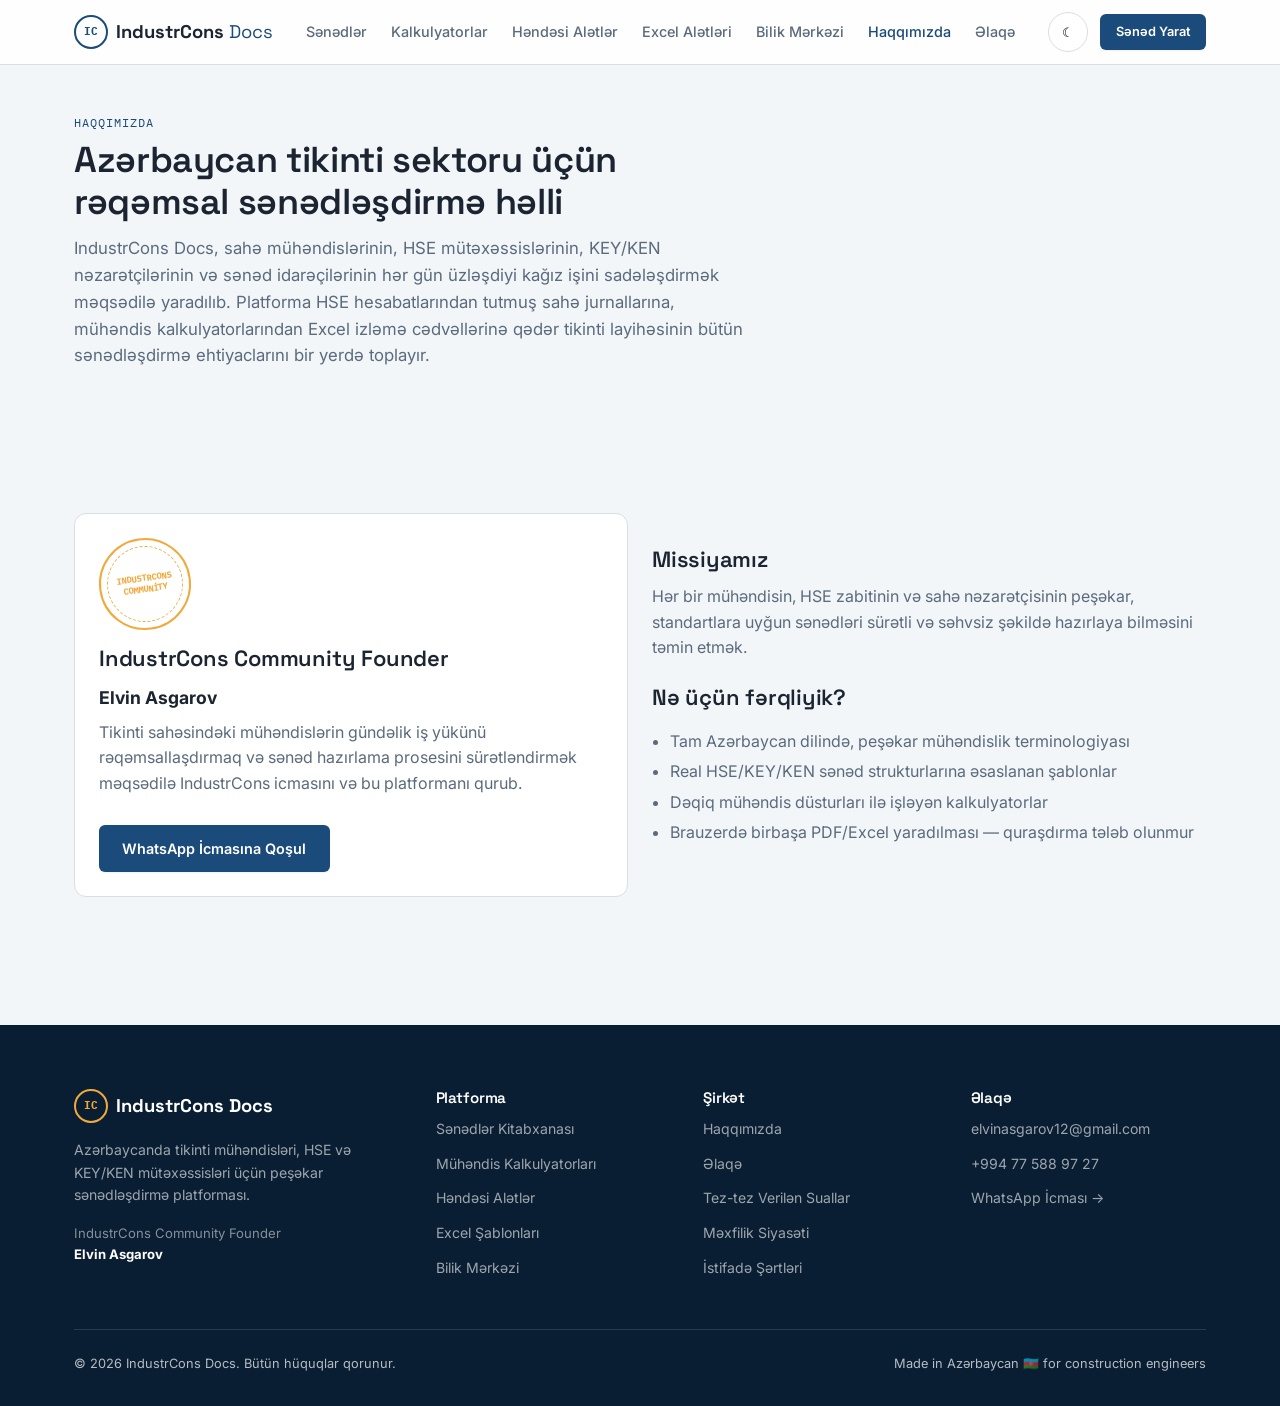
<file: about.html>
<!DOCTYPE html>
<html lang="az">
<head>
<meta charset="UTF-8" />
<meta name="viewport" content="width=device-width, initial-scale=1.0" />
<title>Haqqımızda — IndustrCons Docs</title>
<meta name="description" content="IndustrCons Docs — Azərbaycanda tikinti mühəndisləri üçün sənədləşdirmə platforması. Founder: Elvin Asgarov." />
<link rel="preconnect" href="https://fonts.googleapis.com" />
<link href="https://fonts.googleapis.com/css2?family=Space+Grotesk:wght@500;600;700&family=Inter:wght@400;500;600;700&family=IBM+Plex+Mono:wght@500;700&display=swap" rel="stylesheet" />
<link rel="stylesheet" href="style.css" />
</head>
<body>
<div data-include="header.html"></div>

<section style="padding-top:var(--sp-8);">
  <div class="container">
    <span class="section-eyebrow">Haqqımızda</span>
    <h1 style="font-size:2.25rem;max-width:700px;">Azərbaycan tikinti sektoru üçün rəqəmsal sənədləşdirmə həlli</h1>
    <p style="max-width:680px;font-size:1.05rem;">IndustrCons Docs, sahə mühəndislərinin, HSE mütəxəssislərinin, KEY/KEN nəzarətçilərinin və sənəd idarəçilərinin hər gün üzləşdiyi kağız işini sadələşdirmək məqsədilə yaradılıb. Platforma HSE hesabatlarından tutmuş sahə jurnallarına, mühəndis kalkulyatorlarından Excel izləmə cədvəllərinə qədər tikinti layihəsinin bütün sənədləşdirmə ehtiyaclarını bir yerdə toplayır.</p>
  </div>
</section>

<section>
  <div class="container">
    <div class="grid grid-2" style="align-items:center;">
      <div class="card reveal">
        <div class="stamp-seal" style="margin-bottom:var(--sp-4);"><span class="stamp-text">IndustrCons<br/>Community</span></div>
        <h3>IndustrCons Community Founder</h3>
        <p style="font-size:1.1rem;font-weight:700;color:var(--text-primary);margin-bottom:var(--sp-2);">Elvin Asgarov</p>
        <p>Tikinti sahəsindəki mühəndislərin gündəlik iş yükünü rəqəmsallaşdırmaq və sənəd hazırlama prosesini sürətləndirmək məqsədilə IndustrCons icmasını və bu platformanı qurub.</p>
        <a href="https://chat.whatsapp.com/JS7XVLh8v2I4HPLLshwTr2" target="_blank" rel="noopener" class="btn btn-primary" style="margin-top:var(--sp-3);">WhatsApp İcmasına Qoşul</a>
      </div>
      <div class="reveal">
        <h3>Missiyamız</h3>
        <p>Hər bir mühəndisin, HSE zabitinin və sahə nəzarətçisinin peşəkar, standartlara uyğun sənədləri sürətli və səhvsiz şəkildə hazırlaya bilməsini təmin etmək.</p>
        <h3 style="margin-top:var(--sp-5);">Nə üçün fərqliyik?</h3>
        <ul style="color:var(--text-secondary);line-height:1.9;padding-left:1.1rem;">
          <li>Tam Azərbaycan dilində, peşəkar mühəndislik terminologiyası</li>
          <li>Real HSE/KEY/KEN sənəd strukturlarına əsaslanan şablonlar</li>
          <li>Dəqiq mühəndis düsturları ilə işləyən kalkulyatorlar</li>
          <li>Brauzerdə birbaşa PDF/Excel yaradılması — quraşdırma tələb olunmur</li>
        </ul>
      </div>
    </div>
  </div>
</section>

<div data-include="footer.html"></div>
<script type="module" src="./include.js"></script>
<script type="module" src="./app.js"></script>
</body>
</html>
</file>
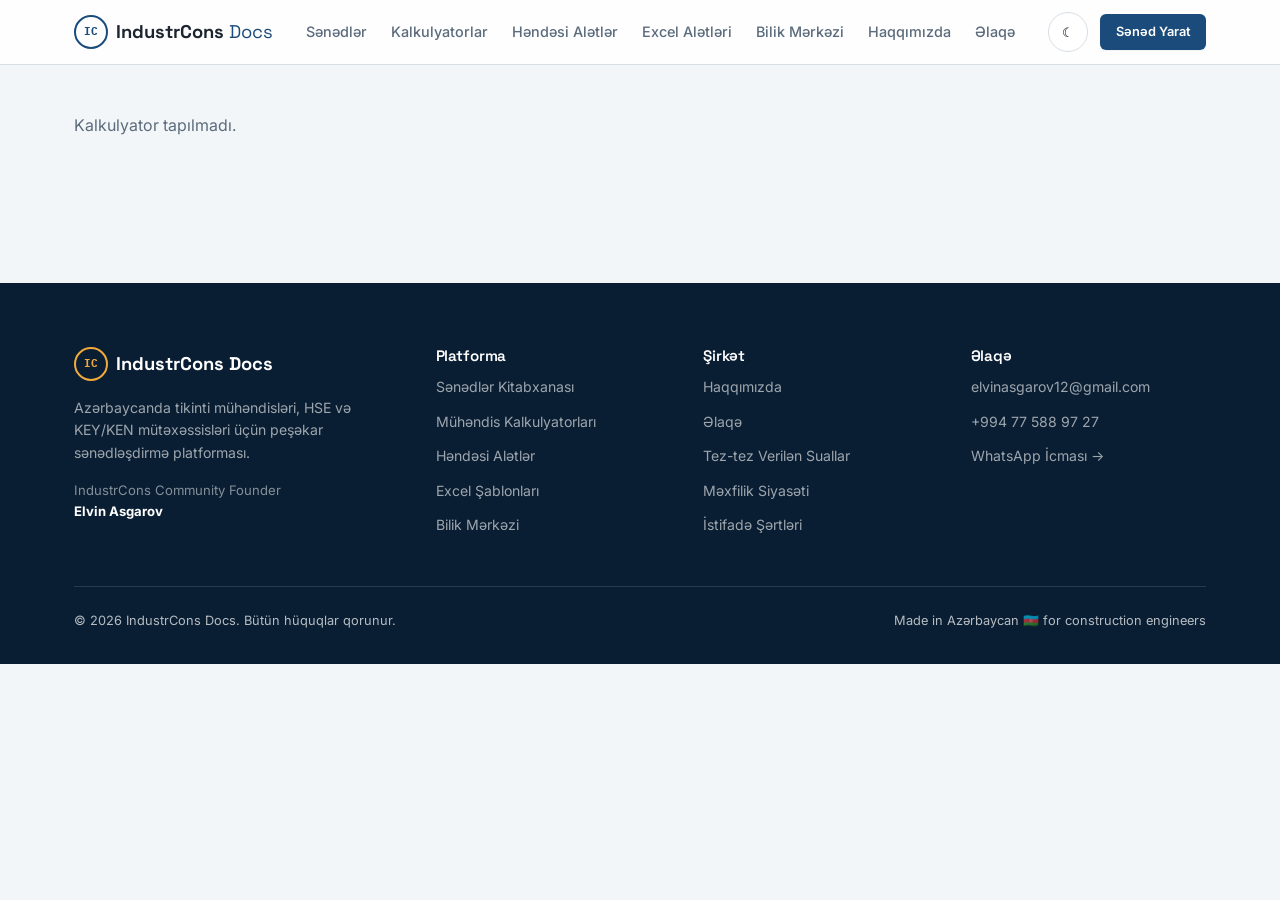
<file: calculator-view.html>
<!DOCTYPE html>
<html lang="az">
<head>
<meta charset="UTF-8" />
<meta name="viewport" content="width=device-width, initial-scale=1.0" />
<title>Kalkulyator — IndustrCons Docs</title>
<link rel="preconnect" href="https://fonts.googleapis.com" />
<link href="https://fonts.googleapis.com/css2?family=Space+Grotesk:wght@500;600;700&family=Inter:wght@400;500;600;700&family=IBM+Plex+Mono:wght@500;700&display=swap" rel="stylesheet" />
<link rel="stylesheet" href="style.css" />
</head>
<body>
<div data-include="header.html"></div>

<section style="padding-top:var(--sp-8);">
  <div class="container" data-calc-viewer>
    <div class="skeleton" style="height:40px;width:220px;margin-bottom:var(--sp-4);"></div>
    <div class="skeleton" style="height:280px;"></div>
  </div>
</section>

<div data-include="footer.html"></div>

<script type="module">
import "./include.js";
import "./app.js";
import { initCalculatorView } from "./calculators.js";
document.addEventListener("partials:loaded", () => initCalculatorView());
</script>
</body>
</html>
</file>
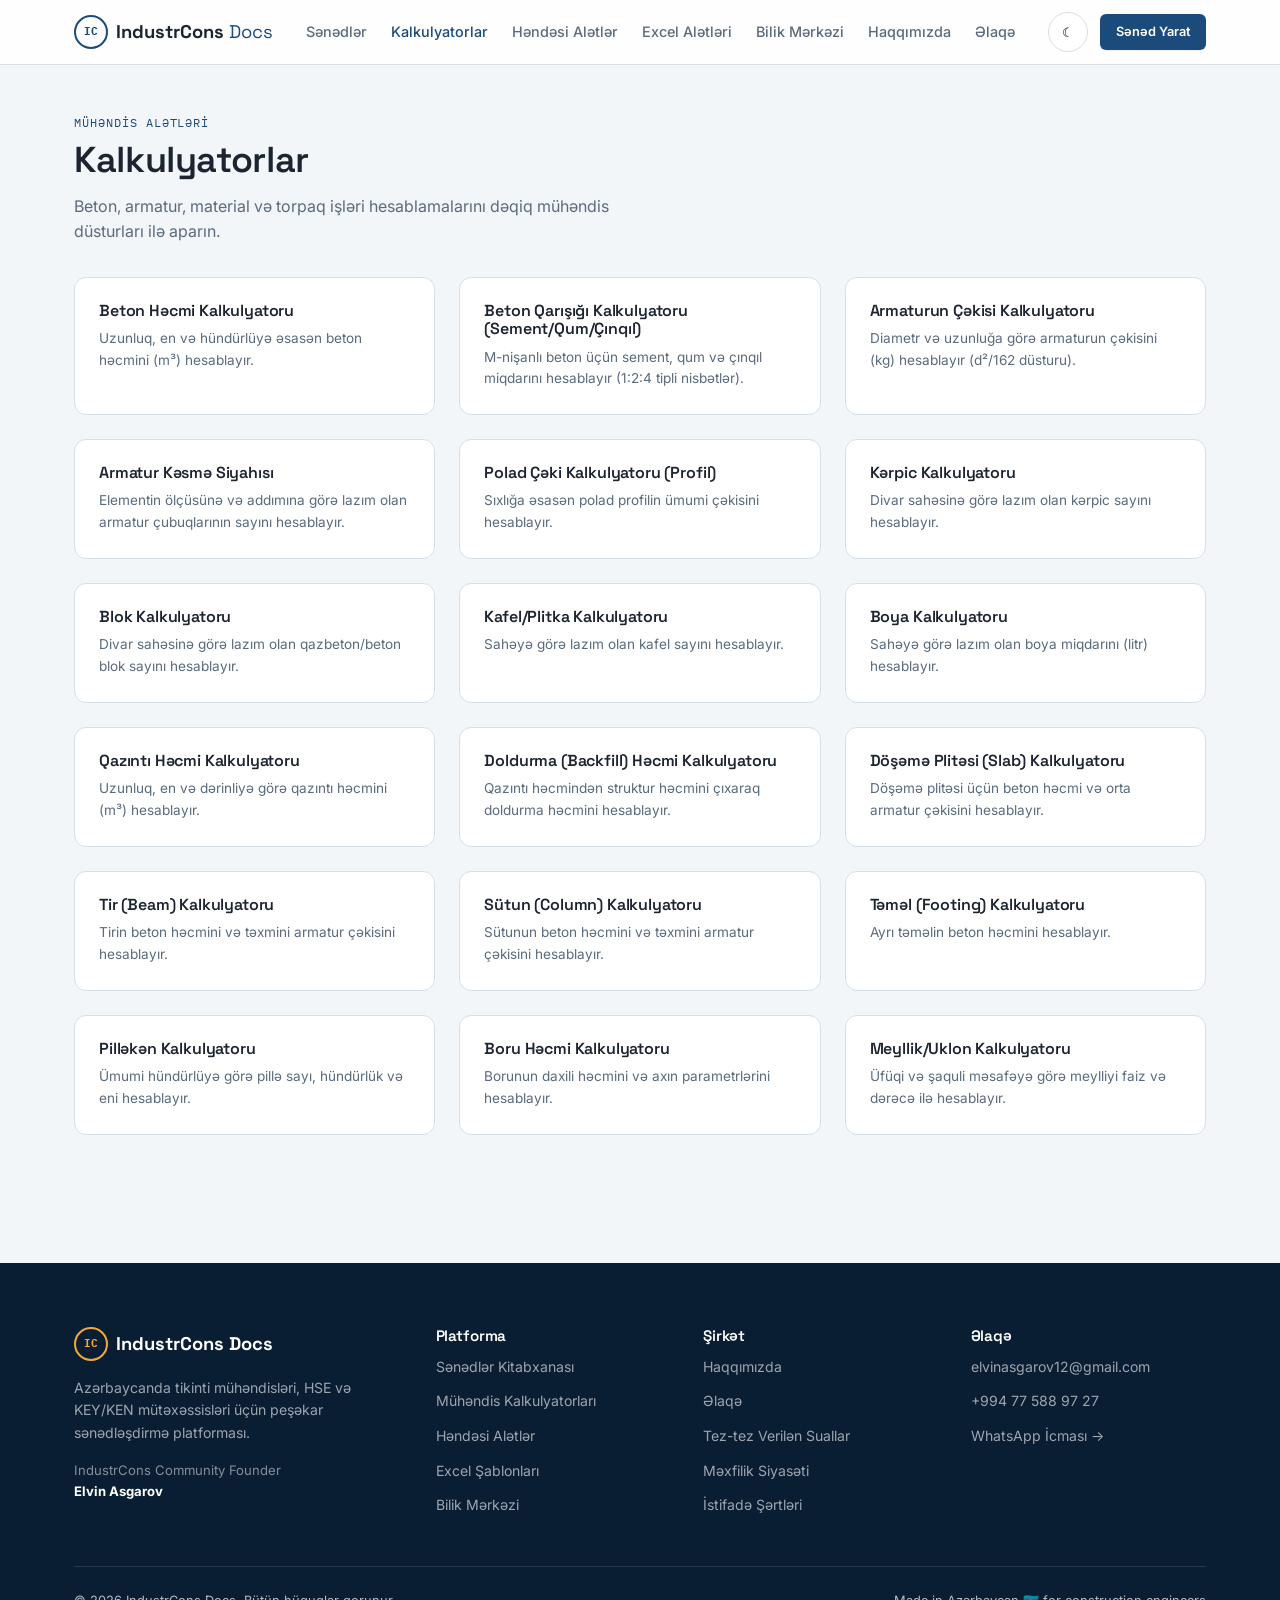
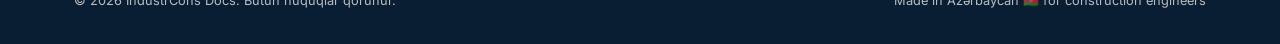
<file: calculators.html>
<!DOCTYPE html>
<html lang="az">
<head>
<meta charset="UTF-8" />
<meta name="viewport" content="width=device-width, initial-scale=1.0" />
<title>Mühəndis Kalkulyatorları — IndustrCons Docs</title>
<meta name="description" content="Beton, armatur, torpaq işləri, konstruksiya və material kalkulyatorları. Dəqiq mühəndis düsturları ilə." />
<link rel="preconnect" href="https://fonts.googleapis.com" />
<link href="https://fonts.googleapis.com/css2?family=Space+Grotesk:wght@500;600;700&family=Inter:wght@400;500;600;700&family=IBM+Plex+Mono:wght@500;700&display=swap" rel="stylesheet" />
<link rel="stylesheet" href="style.css" />
</head>
<body>
<div data-include="header.html"></div>

<section style="padding-top:var(--sp-8);padding-bottom:var(--sp-4);">
  <div class="container">
    <span class="section-eyebrow">Mühəndis Alətləri</span>
    <h1 style="font-size:2.25rem;">Kalkulyatorlar</h1>
    <p style="max-width:600px;">Beton, armatur, material və torpaq işləri hesablamalarını dəqiq mühəndis düsturları ilə aparın.</p>
  </div>
</section>

<section style="padding-top:0;">
  <div class="container">
    <div class="grid grid-3" data-calc-grid></div>
  </div>
</section>

<div data-include="footer.html"></div>

<script type="module">
import "./include.js";
import "./app.js";
import { initCalculatorsGrid } from "./calculators.js";
document.addEventListener("partials:loaded", () => initCalculatorsGrid("[data-calc-grid]"));
</script>
</body>
</html>
</file>
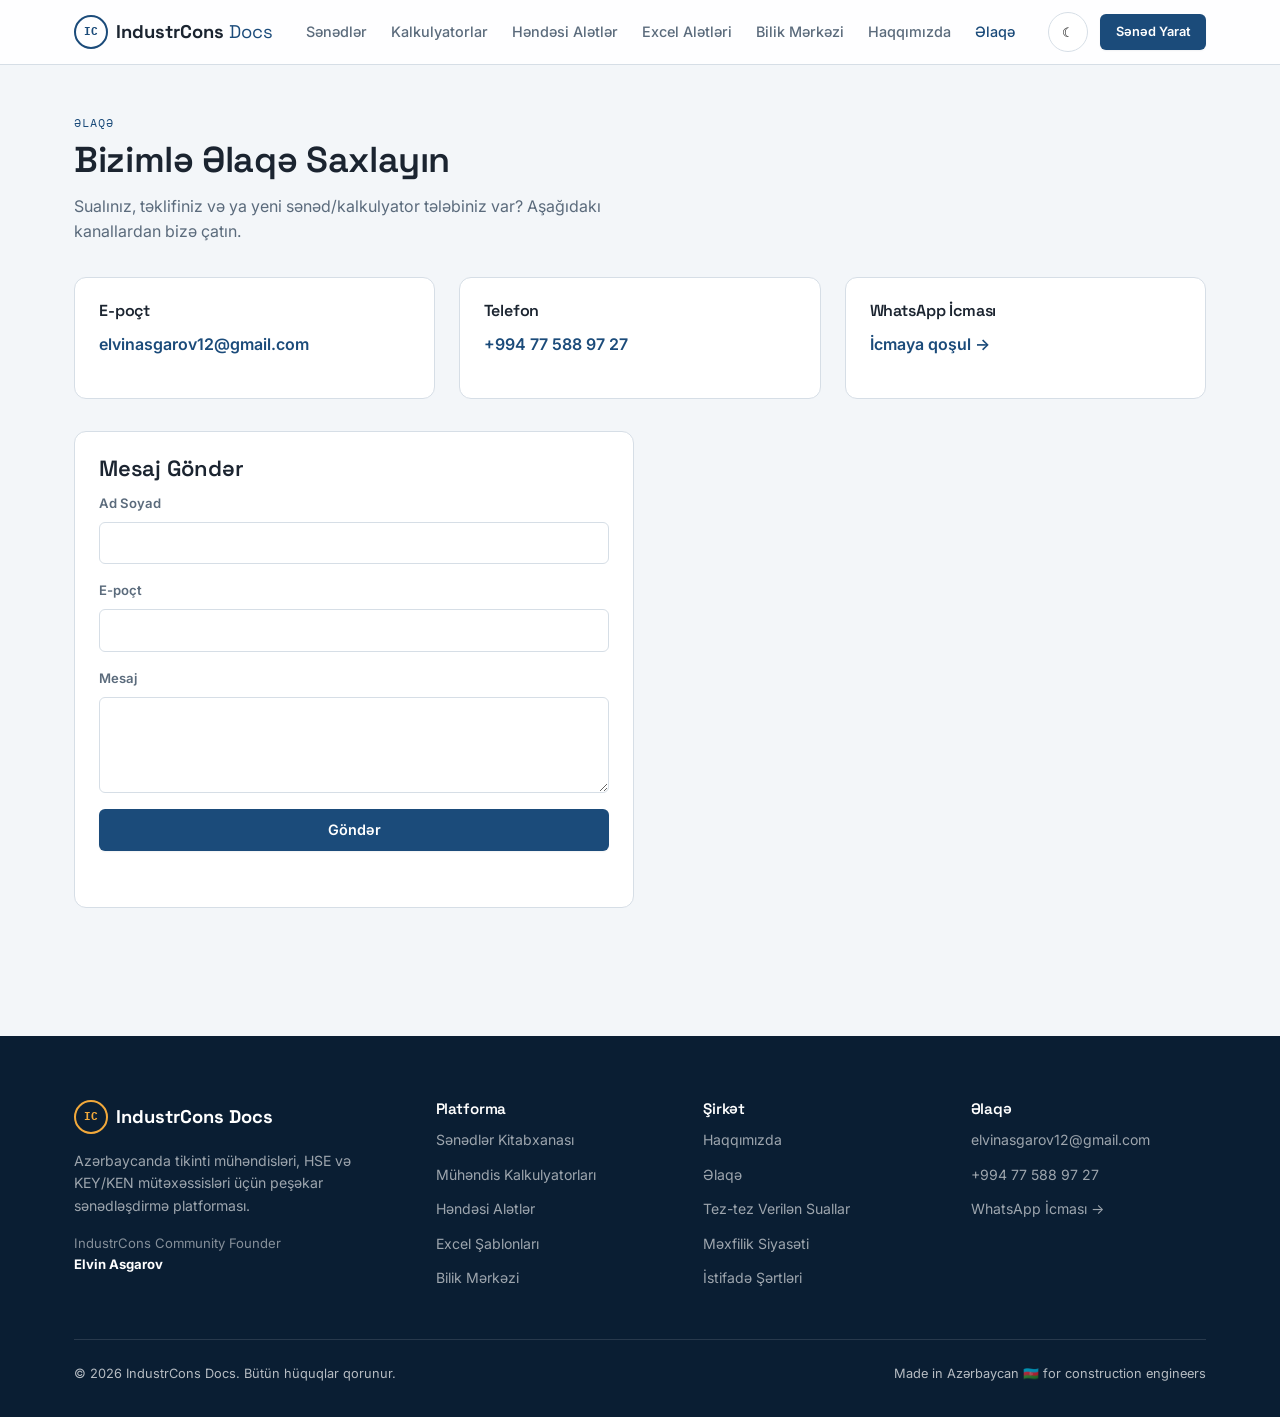
<file: contact.html>
<!DOCTYPE html>
<html lang="az">
<head>
<meta charset="UTF-8" />
<meta name="viewport" content="width=device-width, initial-scale=1.0" />
<title>Əlaqə — IndustrCons Docs</title>
<meta name="description" content="IndustrCons Docs ilə əlaqə saxlayın: elvinasgarov12@gmail.com, +994 77 588 97 27, WhatsApp icması." />
<link rel="preconnect" href="https://fonts.googleapis.com" />
<link href="https://fonts.googleapis.com/css2?family=Space+Grotesk:wght@500;600;700&family=Inter:wght@400;500;600;700&family=IBM+Plex+Mono:wght@500;700&display=swap" rel="stylesheet" />
<link rel="stylesheet" href="style.css" />
</head>
<body>
<div data-include="header.html"></div>

<section style="padding-top:var(--sp-8);">
  <div class="container">
    <span class="section-eyebrow">Əlaqə</span>
    <h1 style="font-size:2.25rem;">Bizimlə Əlaqə Saxlayın</h1>
    <p style="max-width:600px;">Sualınız, təklifiniz və ya yeni sənəd/kalkulyator tələbiniz var? Aşağıdakı kanallardan bizə çatın.</p>

    <div class="grid grid-3" style="margin-top:var(--sp-6);">
      <div class="card reveal">
        <h4>E-poçt</h4>
        <p><a href="mailto:elvinasgarov12@gmail.com" style="color:var(--brand);font-weight:600;">elvinasgarov12@gmail.com</a></p>
      </div>
      <div class="card reveal">
        <h4>Telefon</h4>
        <p><a href="tel:+994775889727" style="color:var(--brand);font-weight:600;">+994 77 588 97 27</a></p>
      </div>
      <div class="card reveal">
        <h4>WhatsApp İcması</h4>
        <p><a href="https://chat.whatsapp.com/JS7XVLh8v2I4HPLLshwTr2" target="_blank" rel="noopener" style="color:var(--brand);font-weight:600;">İcmaya qoşul →</a></p>
      </div>
    </div>

    <div class="card reveal" style="margin-top:var(--sp-6);max-width:560px;">
      <h3>Mesaj Göndər</h3>
      <form id="contactForm" style="display:flex;flex-direction:column;gap:var(--sp-4);">
        <div class="field"><label>Ad Soyad</label><input type="text" required /></div>
        <div class="field"><label>E-poçt</label><input type="email" required /></div>
        <div class="field"><label>Mesaj</label><textarea rows="4" required></textarea></div>
        <button type="submit" class="btn btn-primary">Göndər</button>
        <p id="contactNote" style="font-size:0.8rem;"></p>
      </form>
    </div>
  </div>
</section>

<div data-include="footer.html"></div>
<script type="module" src="./include.js"></script>
<script type="module" src="./app.js"></script>
<script>
document.getElementById("contactForm").addEventListener("submit", (e) => {
  e.preventDefault();
  const [name, email] = e.target.querySelectorAll("input");
  const msg = e.target.querySelector("textarea").value;
  window.location.href = `mailto:elvinasgarov12@gmail.com?subject=${encodeURIComponent("IndustrCons Docs — Mesaj: " + name.value)}&body=${encodeURIComponent(msg + "\n\n" + email.value)}`;
});
</script>
</body>
</html>
</file>
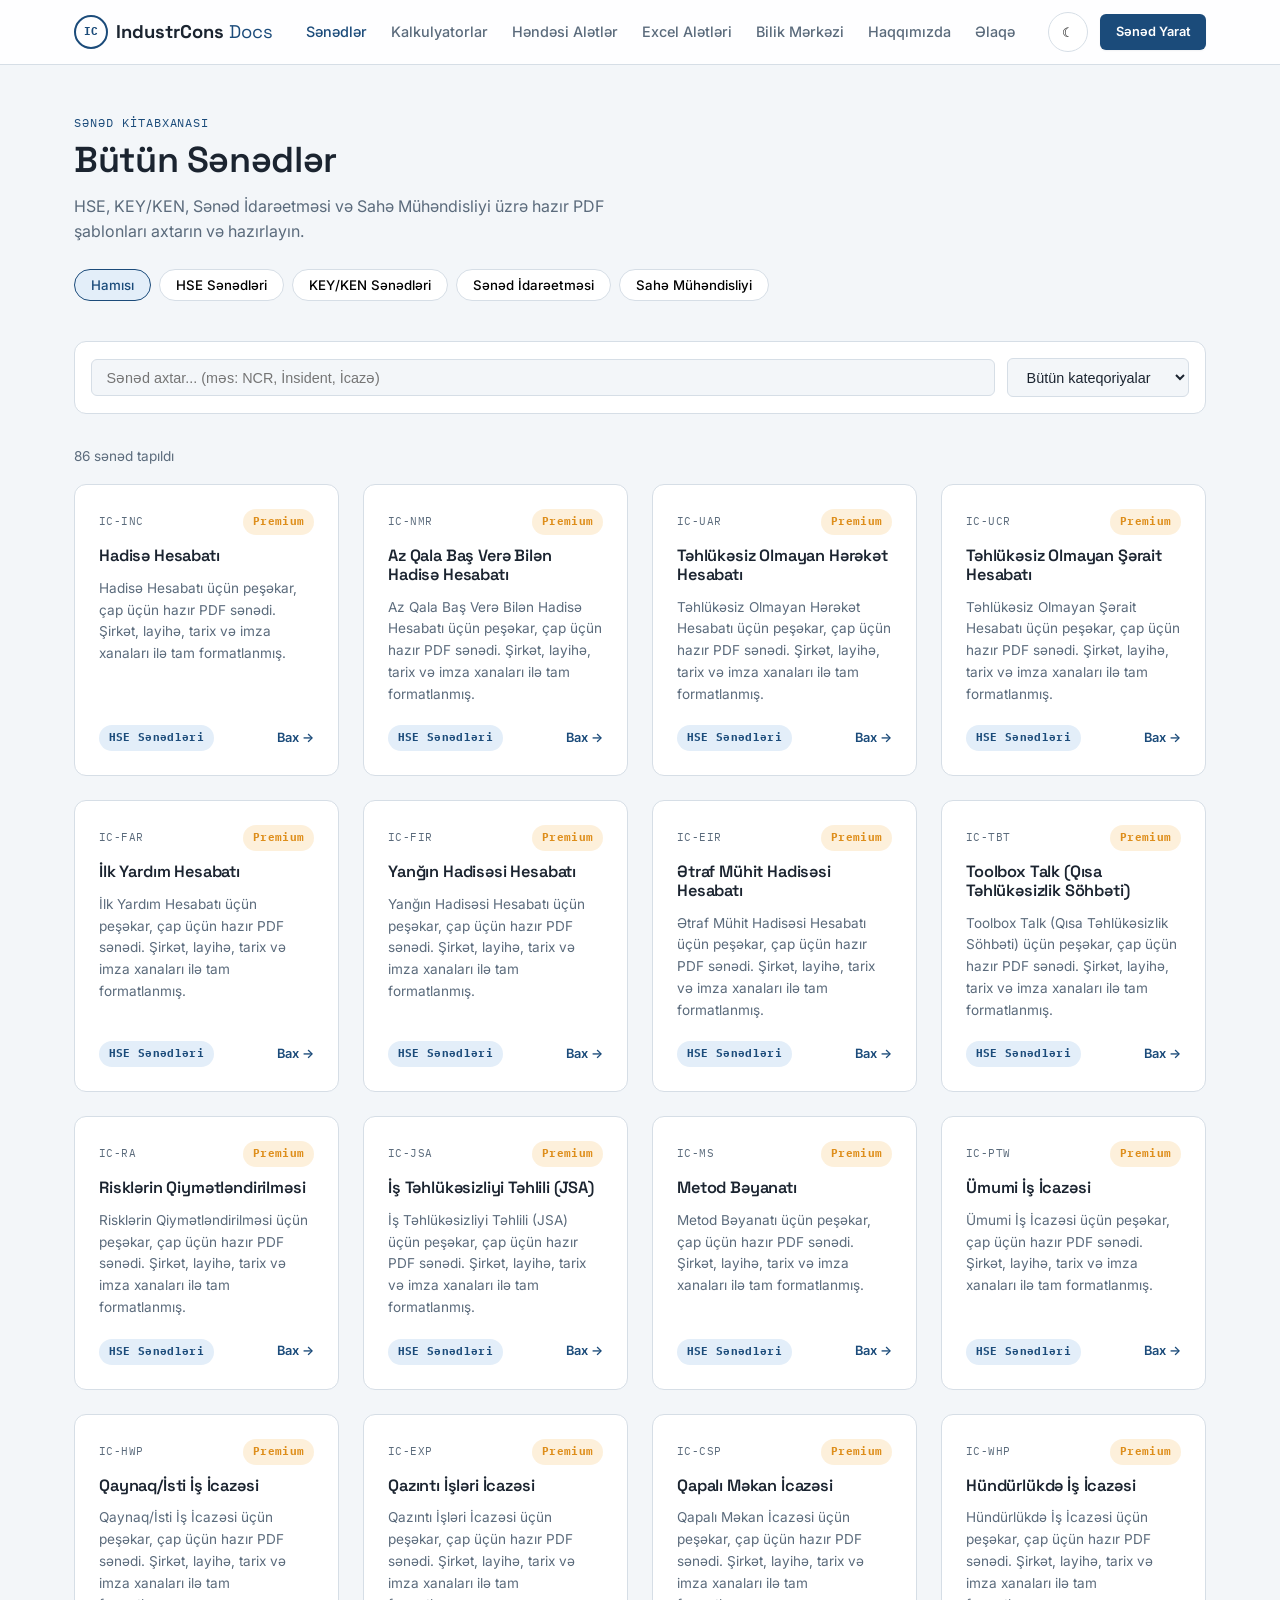
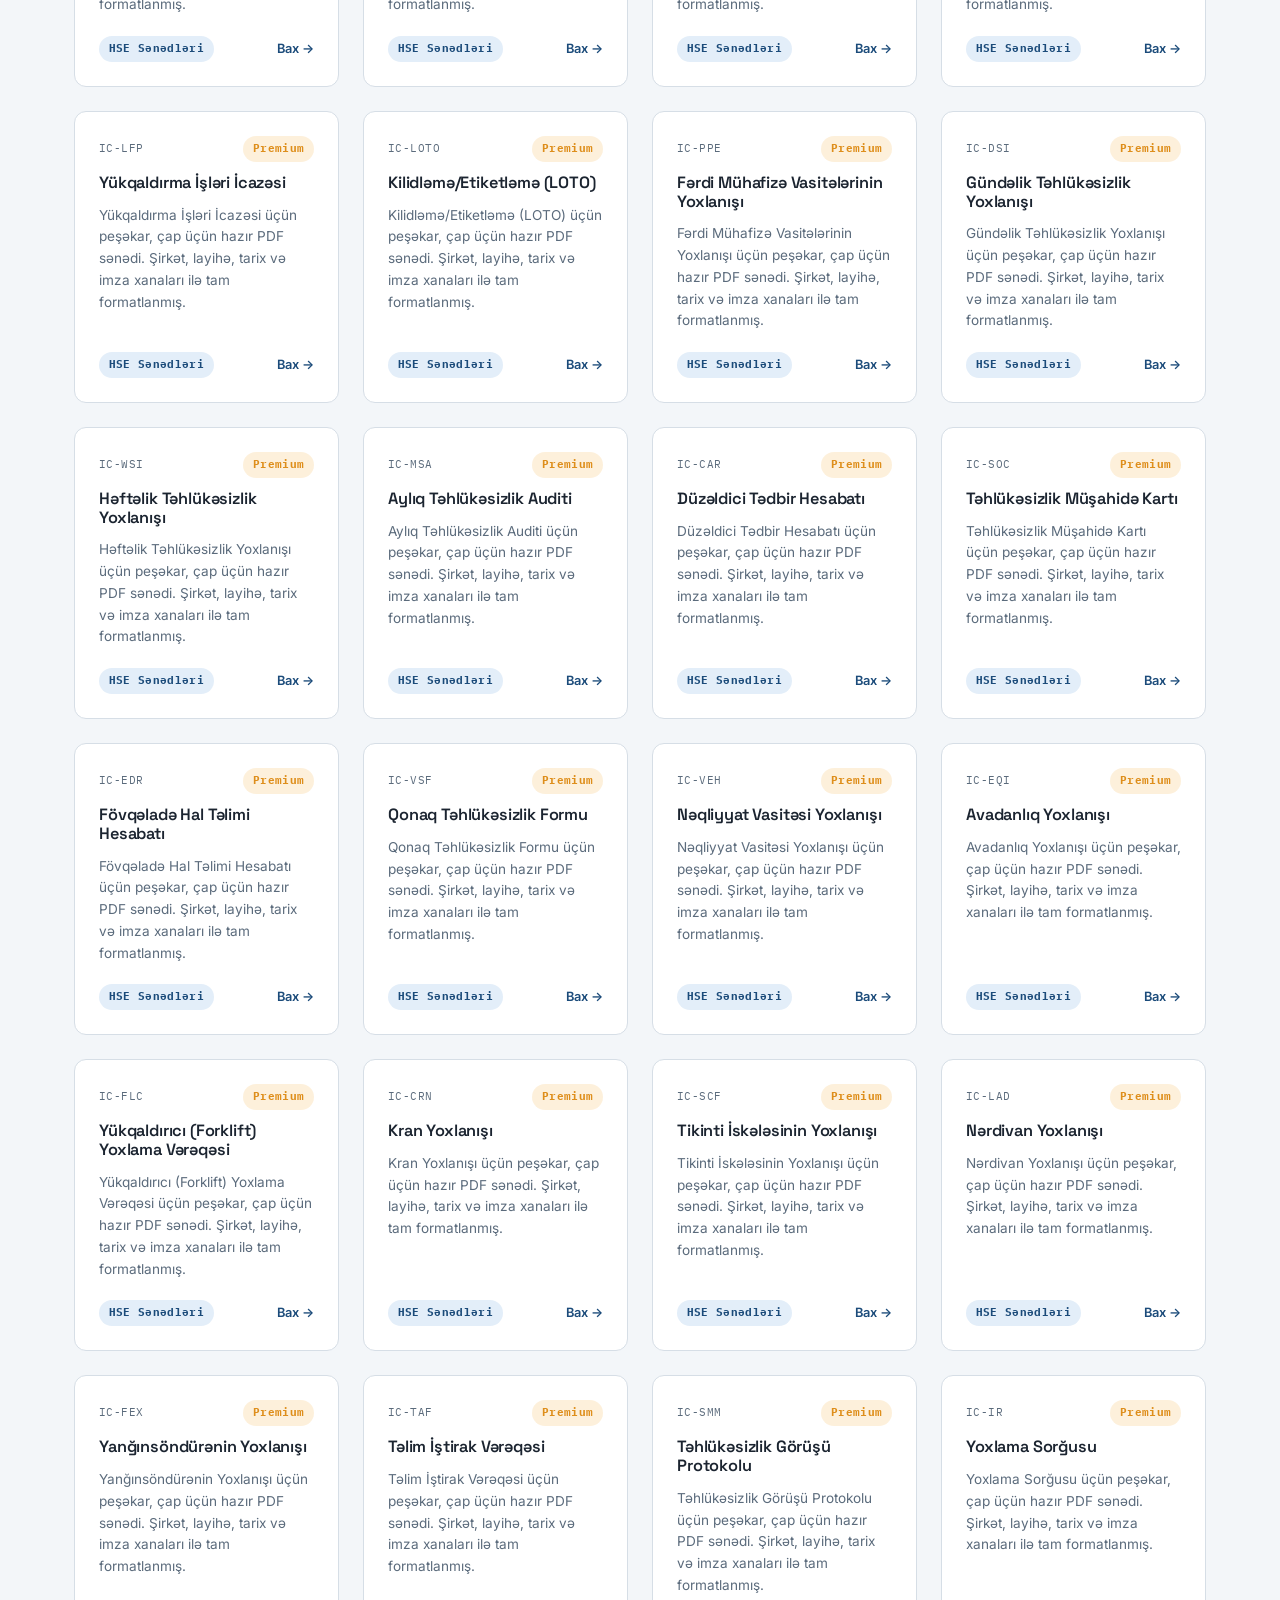
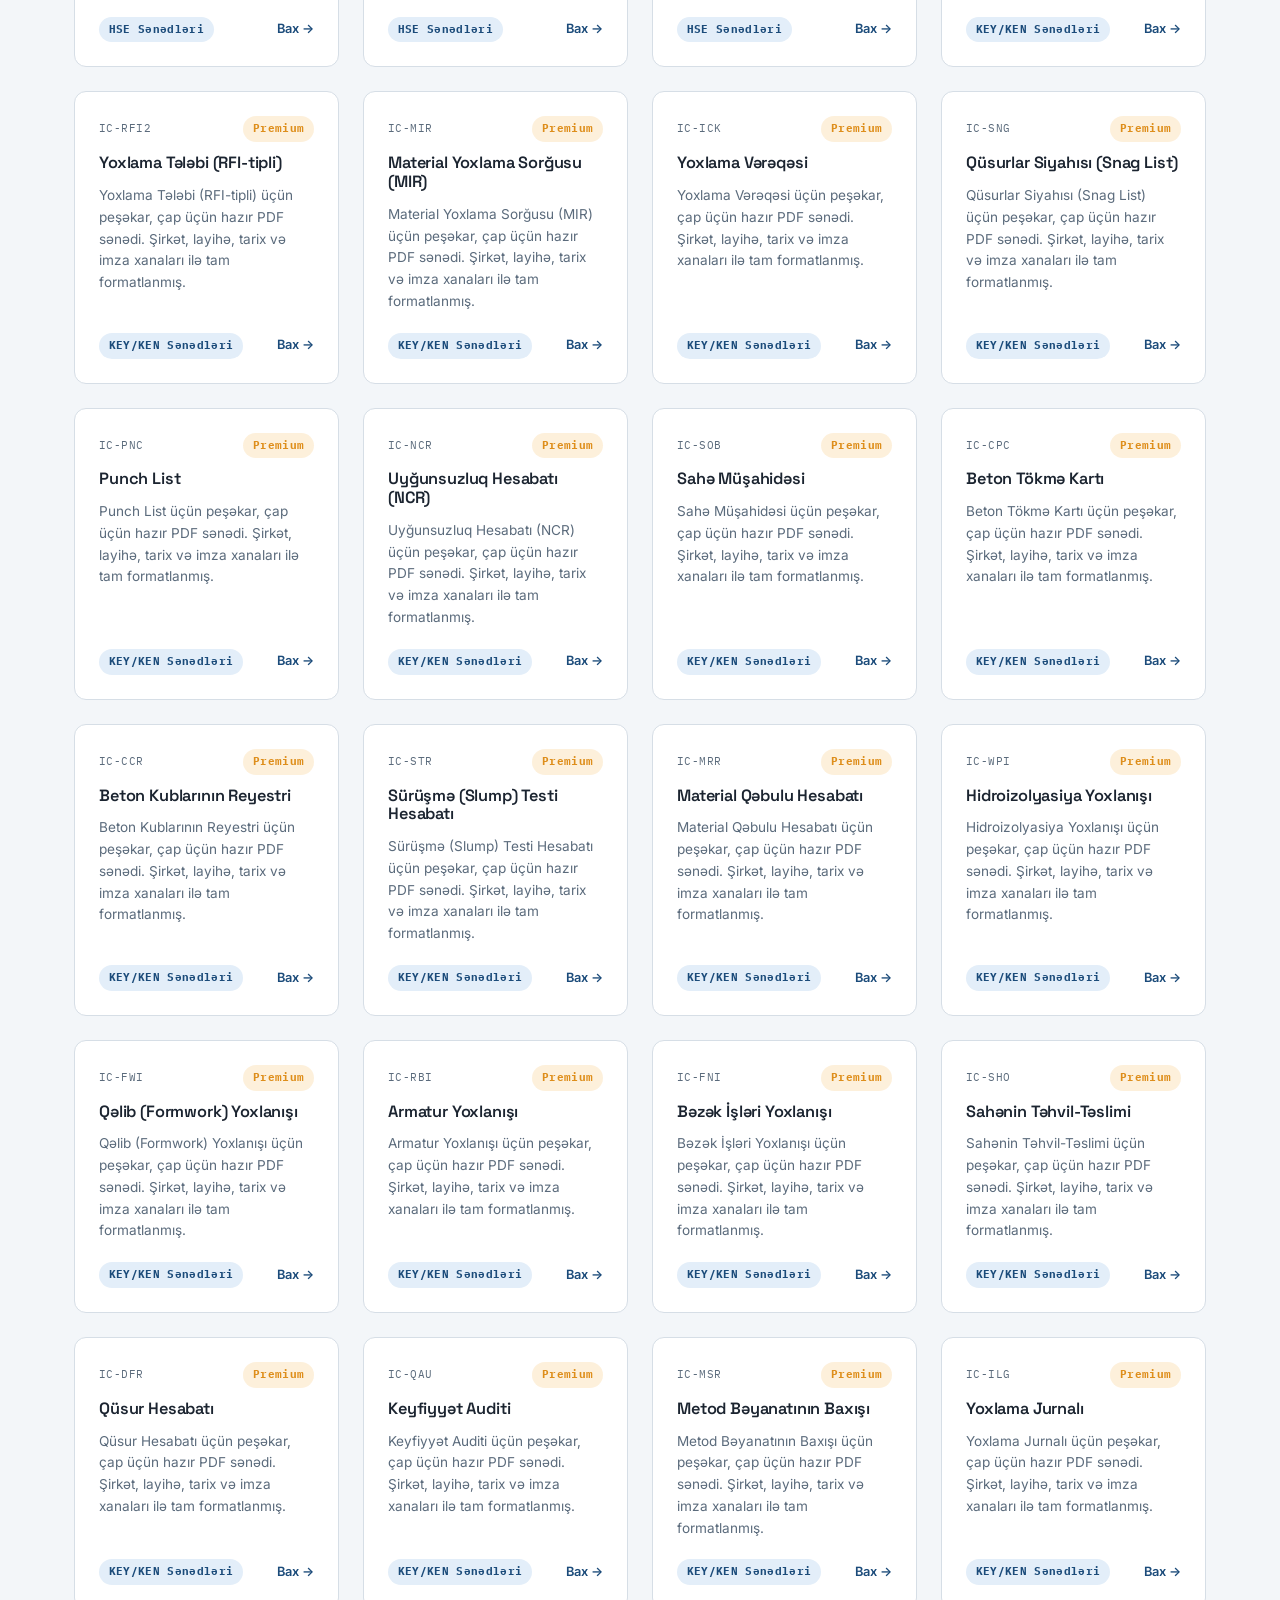
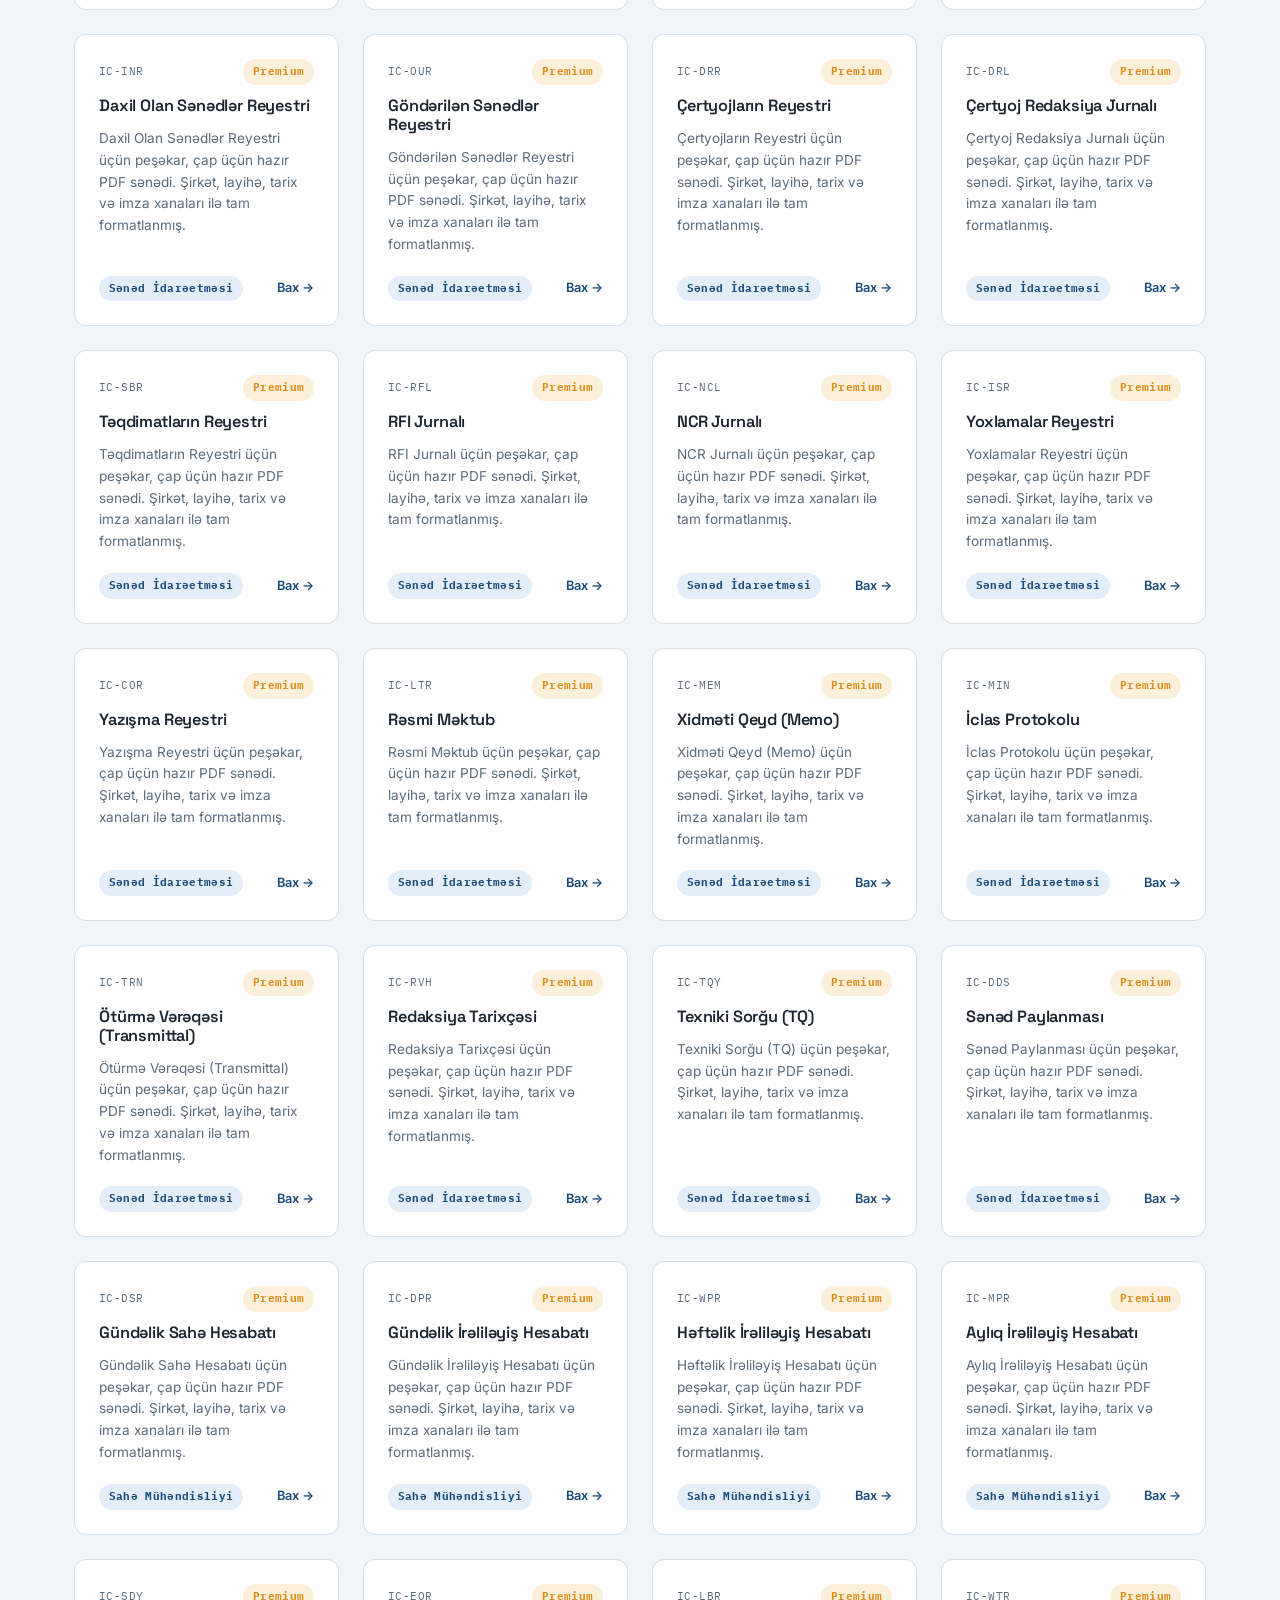
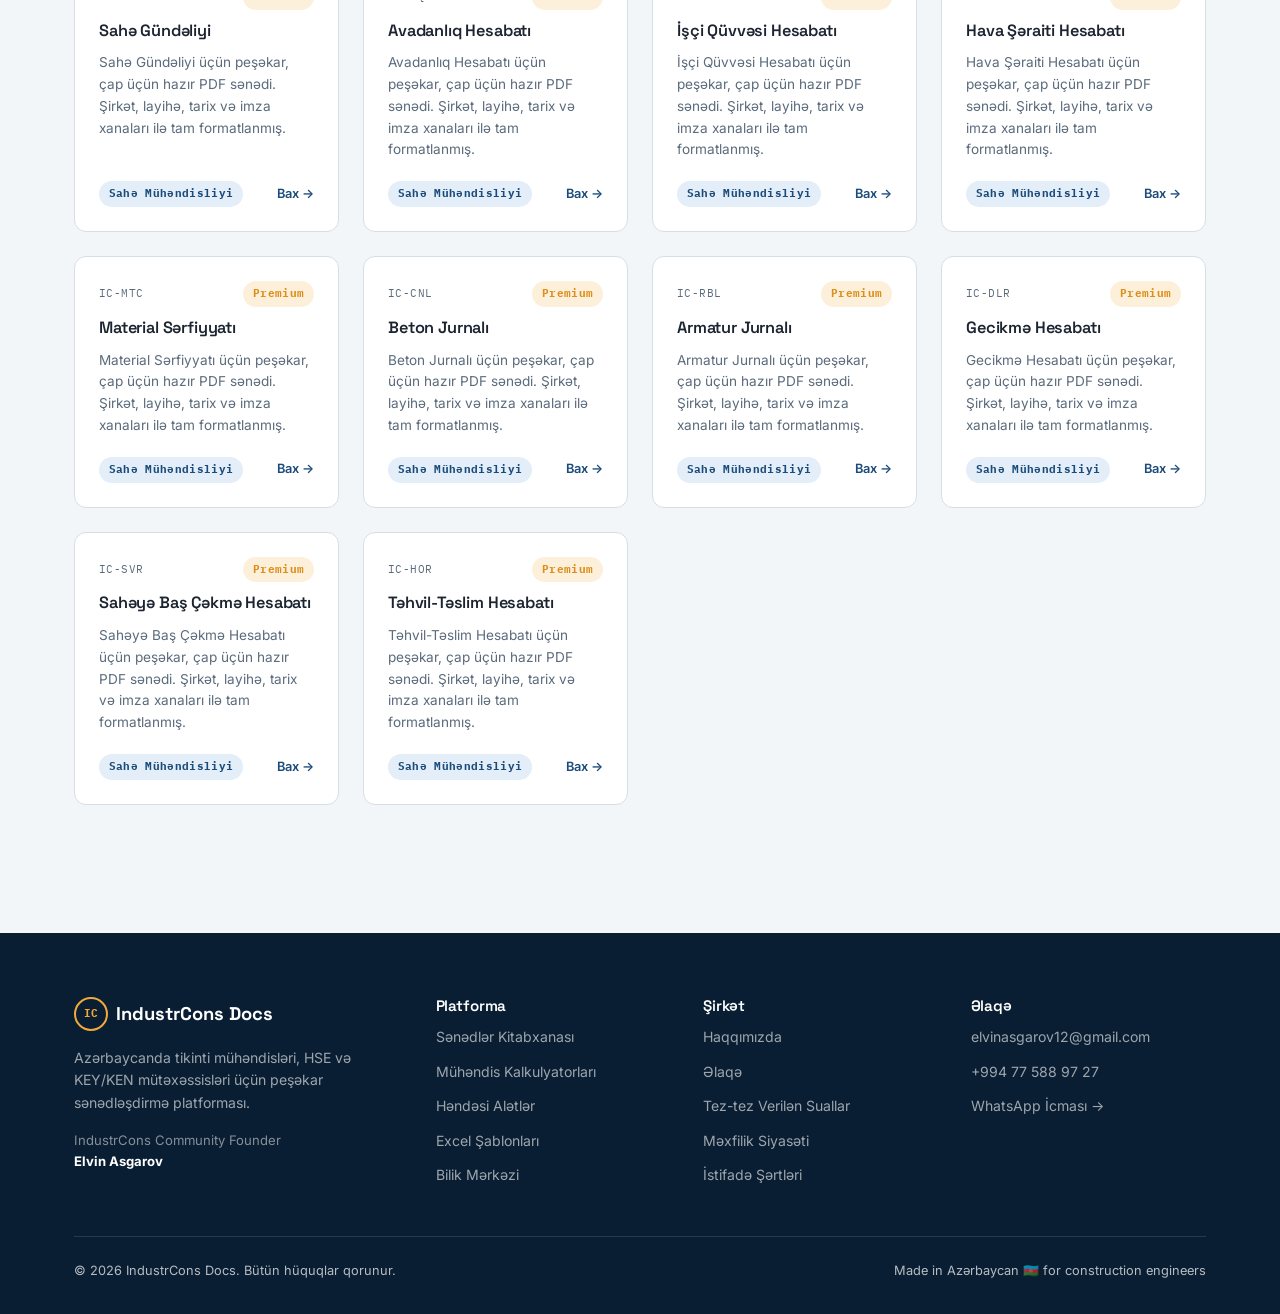
<file: documents.html>
<!DOCTYPE html>
<html lang="az">
<head>
<meta charset="UTF-8" />
<meta name="viewport" content="width=device-width, initial-scale=1.0" />
<title>Sənədlər Kitabxanası — IndustrCons Docs</title>
<meta name="description" content="HSE, KEY/KEN, Sənəd İdarəetməsi və Sahə Mühəndisliyi üçün 80+ hazır PDF sənəd şablonu. Axtar, filtrlə, PDF hazırla." />
<link rel="preconnect" href="https://fonts.googleapis.com" />
<link href="https://fonts.googleapis.com/css2?family=Space+Grotesk:wght@500;600;700&family=Inter:wght@400;500;600;700&family=IBM+Plex+Mono:wght@500;700&display=swap" rel="stylesheet" />
<link rel="stylesheet" href="style.css" />
</head>
<body>
<div data-include="header.html"></div>

<section style="padding-top:var(--sp-8);padding-bottom:var(--sp-4);">
  <div class="container">
    <span class="section-eyebrow">Sənəd Kitabxanası</span>
    <h1 style="font-size:2.25rem;">Bütün Sənədlər</h1>
    <p style="max-width:600px;">HSE, KEY/KEN, Sənəd İdarəetməsi və Sahə Mühəndisliyi üzrə hazır PDF şablonları axtarın və hazırlayın.</p>
    <div class="chip-row" data-category-chips style="margin:var(--sp-5) 0;"></div>
  </div>
</section>

<section style="padding-top:0;">
  <div class="container">
    <div class="filter-bar" data-filter-bar></div>
    <p data-result-count style="font-size:0.85rem;margin-bottom:var(--sp-4);"></p>
    <div class="grid grid-4" data-doc-grid></div>
  </div>
</section>

<div data-include="footer.html"></div>

<script type="module">
import "./include.js";
import "./app.js";
import { initDocumentsBrowser, initCategoryChips } from "./documents.js";

document.addEventListener("partials:loaded", async () => {
  await initDocumentsBrowser({ gridSelector: "[data-doc-grid]" });
  await initCategoryChips("[data-category-chips]");
});
</script>
</body>
</html>
</file>
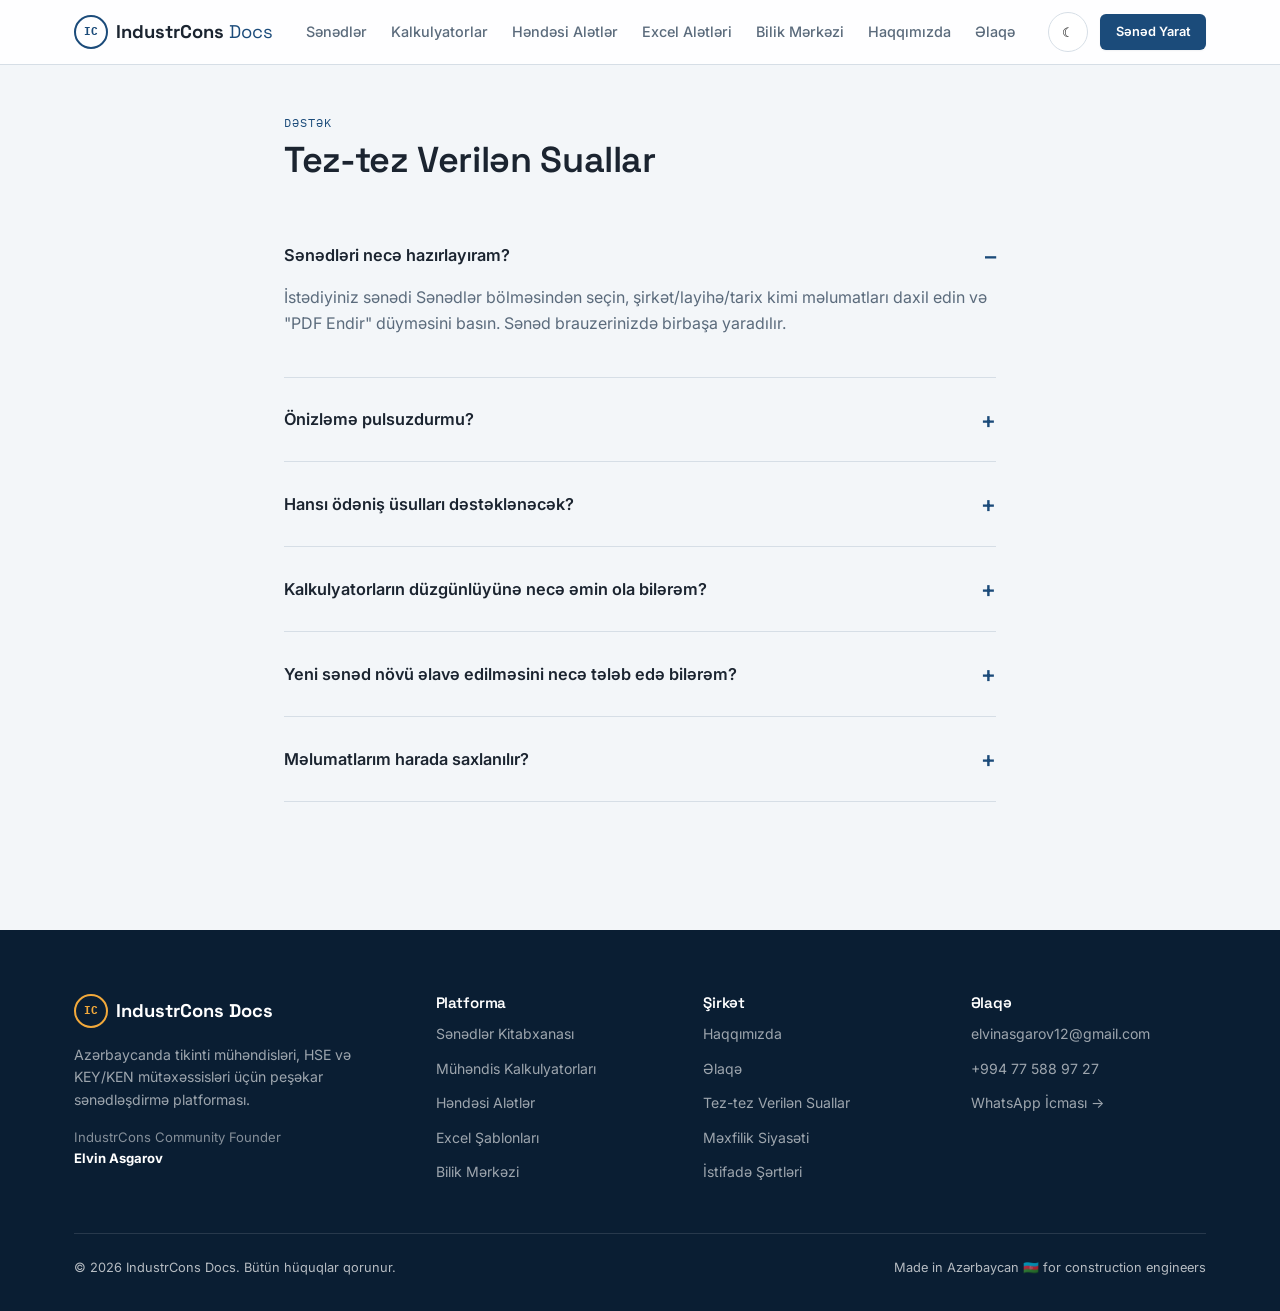
<file: faq.html>
<!DOCTYPE html>
<html lang="az">
<head>
<meta charset="UTF-8" />
<meta name="viewport" content="width=device-width, initial-scale=1.0" />
<title>Tez-tez Verilən Suallar — IndustrCons Docs</title>
<meta name="description" content="IndustrCons Docs haqqında ən çox verilən suallar: ödəniş, PDF endirmə, hesab, sənəd əlavəsi." />
<link rel="preconnect" href="https://fonts.googleapis.com" />
<link href="https://fonts.googleapis.com/css2?family=Space+Grotesk:wght@500;600;700&family=Inter:wght@400;500;600;700&family=IBM+Plex+Mono:wght@500;700&display=swap" rel="stylesheet" />
<link rel="stylesheet" href="style.css" />
<style>
.faq-item { border-bottom: 1px solid var(--border-default); padding: var(--sp-5) 0; }
.faq-item summary { cursor: pointer; font-weight: 600; font-size: 1.02rem; list-style: none; display:flex; justify-content:space-between; align-items:center; }
.faq-item summary::-webkit-details-marker { display: none; }
.faq-item summary::after { content: "+"; font-size: 1.4rem; color: var(--brand); }
.faq-item[open] summary::after { content: "–"; }
.faq-item p { margin-top: var(--sp-3); }
</style>
</head>
<body>
<div data-include="header.html"></div>

<section style="padding-top:var(--sp-8);">
  <div class="container" style="max-width:760px;">
    <span class="section-eyebrow">Dəstək</span>
    <h1 style="font-size:2.25rem;">Tez-tez Verilən Suallar</h1>

    <div style="margin-top:var(--sp-6);">
      <details class="faq-item" open>
        <summary>Sənədləri necə hazırlayıram?</summary>
        <p>İstədiyiniz sənədi Sənədlər bölməsindən seçin, şirkət/layihə/tarix kimi məlumatları daxil edin və "PDF Endir" düyməsini basın. Sənəd brauzerinizdə birbaşa yaradılır.</p>
      </details>
      <details class="faq-item">
        <summary>Önizləmə pulsuzdurmu?</summary>
        <p>Bəli. Bütün sənədləri PDF şəklində önizləmə edə bilərsiniz. Yalnız sənədi endirmək üçün ödəniş tələb olunur.</p>
      </details>
      <details class="faq-item">
        <summary>Hansı ödəniş üsulları dəstəklənəcək?</summary>
        <p>Platforma Stripe, Lemon Squeezy, Payriff və Kapital Bank ilə inteqrasiya üçün hazırlanıb. Hazırda demo rejimdə işləyir.</p>
      </details>
      <details class="faq-item">
        <summary>Kalkulyatorların düzgünlüyünə necə əmin ola bilərəm?</summary>
        <p>Kalkulyatorlar standart mühəndislik düsturlarına əsaslanır (məsələn, armatur çəkisi üçün d²/162 düsturu). Yenə də son nəticələri layihə mühəndisi ilə təsdiqləməyi tövsiyə edirik.</p>
      </details>
      <details class="faq-item">
        <summary>Yeni sənəd növü əlavə edilməsini necə tələb edə bilərəm?</summary>
        <p>Əlaqə səhifəsindən və ya WhatsApp icması vasitəsilə tələbinizi bizə göndərin.</p>
      </details>
      <details class="faq-item">
        <summary>Məlumatlarım harada saxlanılır?</summary>
        <p>Sənəd formalarına daxil etdiyiniz məlumatlar yalnız brauzerinizdə emal olunur və PDF yaradıldıqdan sonra serverə göndərilmir. Ətraflı məlumat üçün Məxfilik Siyasətinə baxın.</p>
      </details>
    </div>
  </div>
</section>

<div data-include="footer.html"></div>
<script type="module" src="./include.js"></script>
<script type="module" src="./app.js"></script>
</body>
</html>
</file>
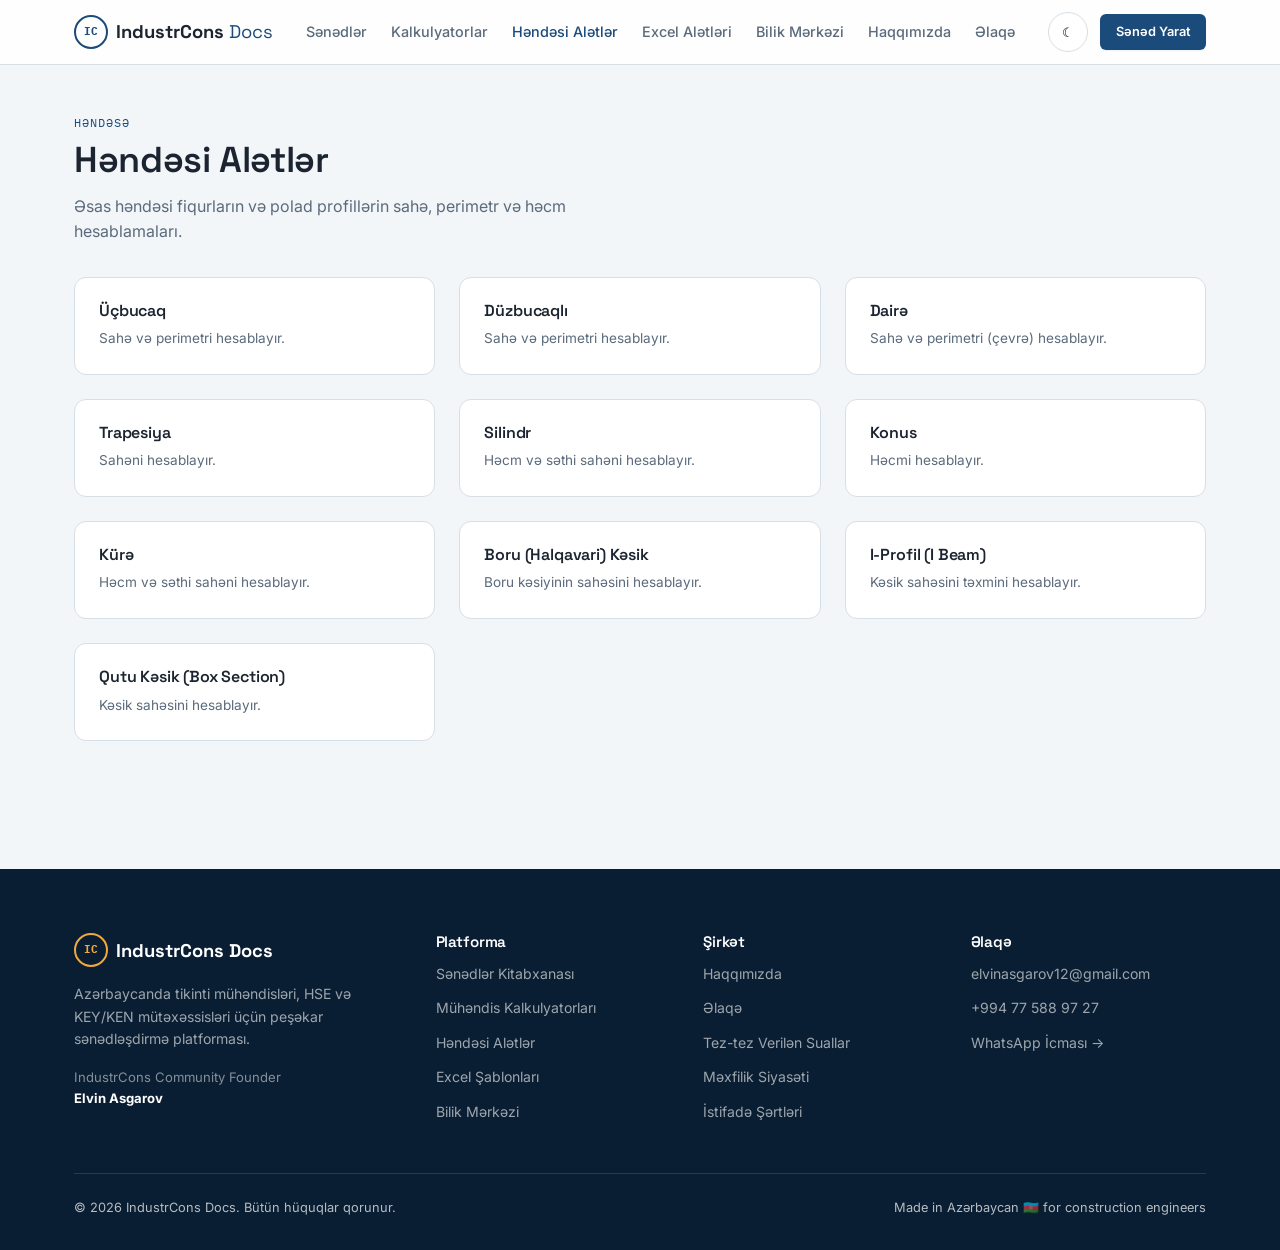
<file: geometry.html>
<!DOCTYPE html>
<html lang="az">
<head>
<meta charset="UTF-8" />
<meta name="viewport" content="width=device-width, initial-scale=1.0" />
<title>Həndəsi Alətlər — IndustrCons Docs</title>
<meta name="description" content="Üçbucaq, dairə, silindr, konus, kürə, I-profil və digər həndəsi fiqurların sahə/həcm hesablamaları." />
<link rel="preconnect" href="https://fonts.googleapis.com" />
<link href="https://fonts.googleapis.com/css2?family=Space+Grotesk:wght@500;600;700&family=Inter:wght@400;500;600;700&family=IBM+Plex+Mono:wght@500;700&display=swap" rel="stylesheet" />
<link rel="stylesheet" href="style.css" />
</head>
<body>
<div data-include="header.html"></div>

<section style="padding-top:var(--sp-8);padding-bottom:var(--sp-4);">
  <div class="container">
    <span class="section-eyebrow">Həndəsə</span>
    <h1 style="font-size:2.25rem;">Həndəsi Alətlər</h1>
    <p style="max-width:600px;">Əsas həndəsi fiqurların və polad profillərin sahə, perimetr və həcm hesablamaları.</p>
  </div>
</section>

<section style="padding-top:0;">
  <div class="container">
    <div class="grid grid-3" data-geo-grid></div>
  </div>
</section>

<div data-include="footer.html"></div>

<script type="module">
import "./include.js";
import "./app.js";
import { initGeometryGrid } from "./calculators.js";
document.addEventListener("partials:loaded", () => initGeometryGrid("[data-geo-grid]"));
</script>
</body>
</html>
</file>
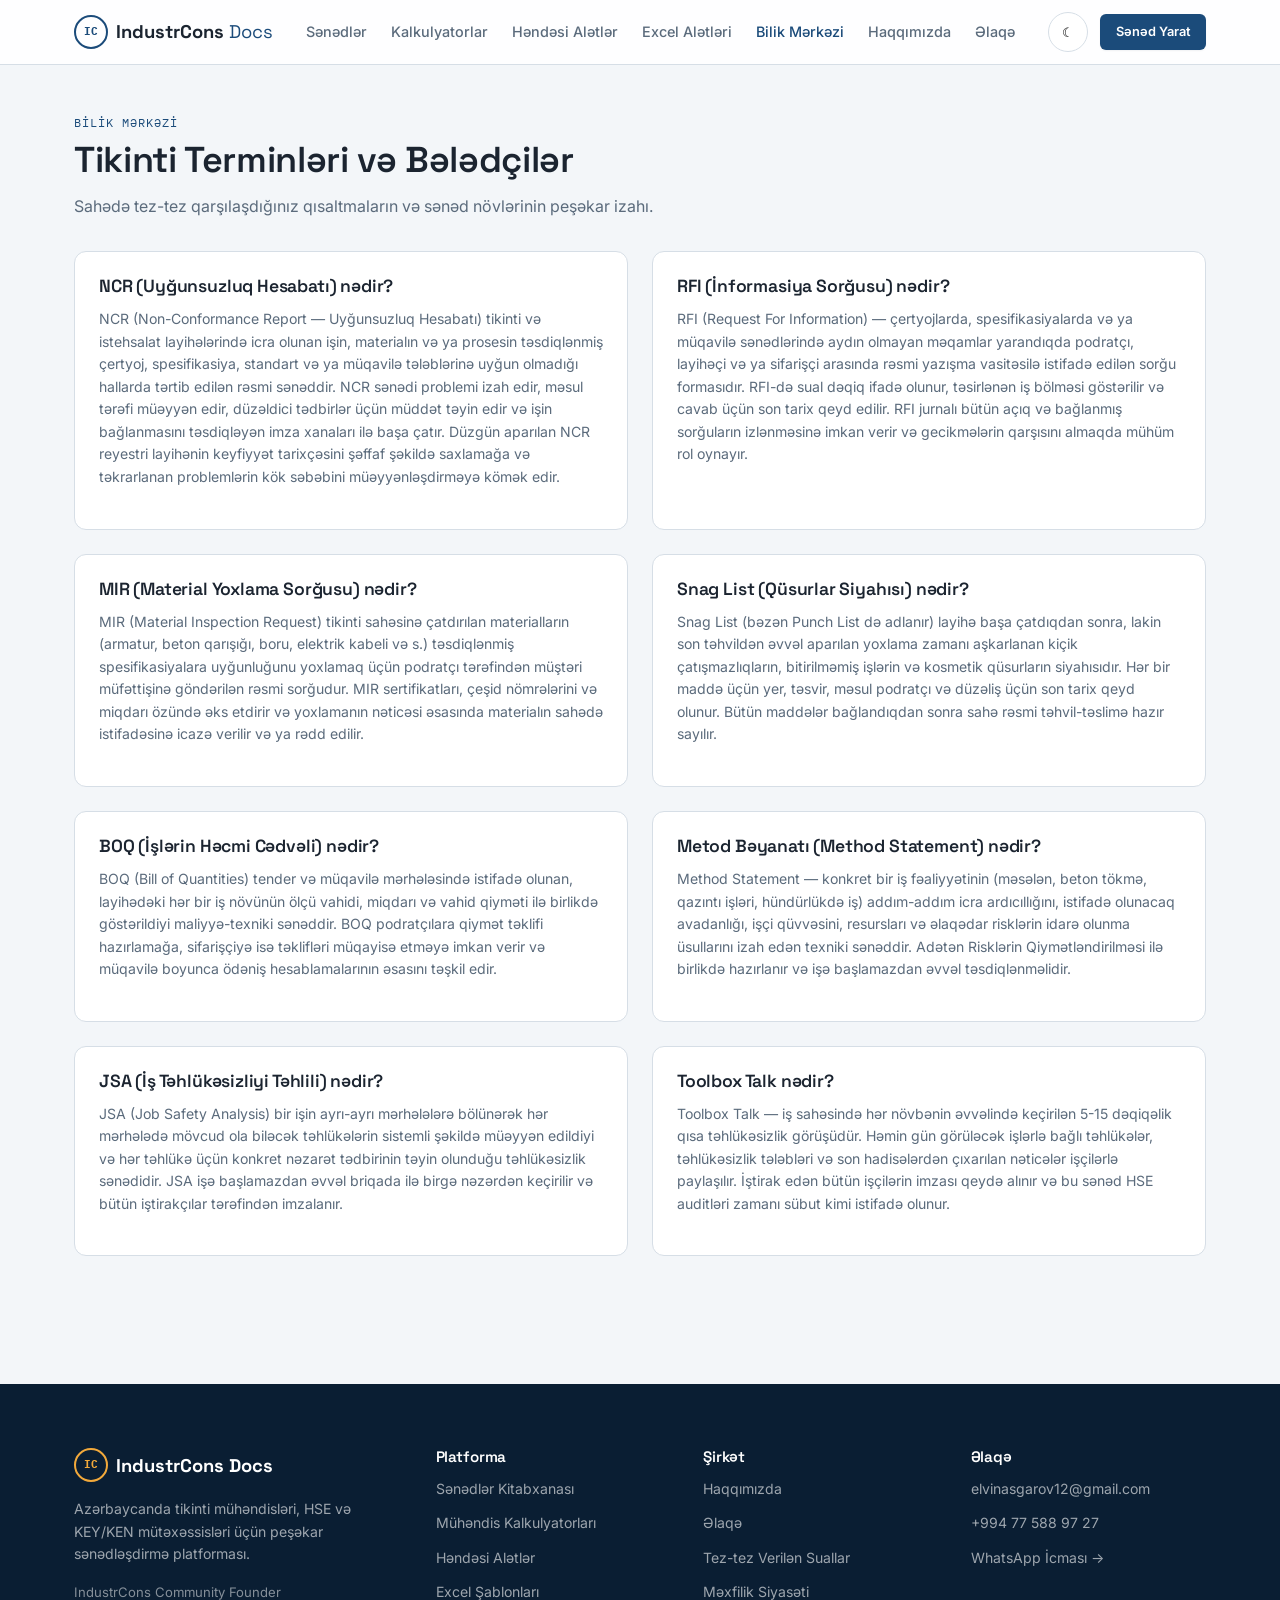
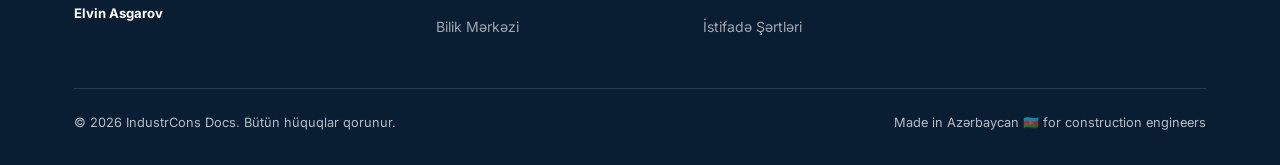
<file: knowledge.html>
<!DOCTYPE html>
<html lang="az">
<head>
<meta charset="UTF-8" />
<meta name="viewport" content="width=device-width, initial-scale=1.0" />
<title>Bilik Mərkəzi — IndustrCons Docs</title>
<meta name="description" content="NCR, RFI, MIR, BOQ, JSA, Method Statement və digər tikinti terminlərinin peşəkar izahı." />
<link rel="preconnect" href="https://fonts.googleapis.com" />
<link href="https://fonts.googleapis.com/css2?family=Space+Grotesk:wght@500;600;700&family=Inter:wght@400;500;600;700&family=IBM+Plex+Mono:wght@500;700&display=swap" rel="stylesheet" />
<link rel="stylesheet" href="style.css" />
</head>
<body>
<div data-include="header.html"></div>

<section style="padding-top:var(--sp-8);padding-bottom:var(--sp-4);">
  <div class="container">
    <span class="section-eyebrow">Bilik Mərkəzi</span>
    <h1 style="font-size:2.25rem;">Tikinti Terminləri və Bələdçilər</h1>
    <p style="max-width:600px;">Sahədə tez-tez qarşılaşdığınız qısaltmaların və sənəd növlərinin peşəkar izahı.</p>
  </div>
</section>

<section style="padding-top:0;">
  <div class="container">
    <div class="grid grid-2" data-knowledge-grid></div>
  </div>
</section>

<div data-include="footer.html"></div>

<script type="module">
import "./include.js";
import "./app.js";
import { getKnowledgeDB } from "./data.js";

document.addEventListener("partials:loaded", async () => {
  const { articles } = await getKnowledgeDB();
  const grid = document.querySelector("[data-knowledge-grid]");
  grid.innerHTML = articles.map(a => `
    <div class="card reveal">
      <h3 style="font-size:1.1rem;">${a.title_az}</h3>
      <p style="font-size:0.88rem;">${a.body_az}</p>
    </div>`).join("");
  grid.querySelectorAll(".reveal").forEach(el => requestAnimationFrame(()=>el.classList.add("in")));
});
</script>
</body>
</html>
</file>
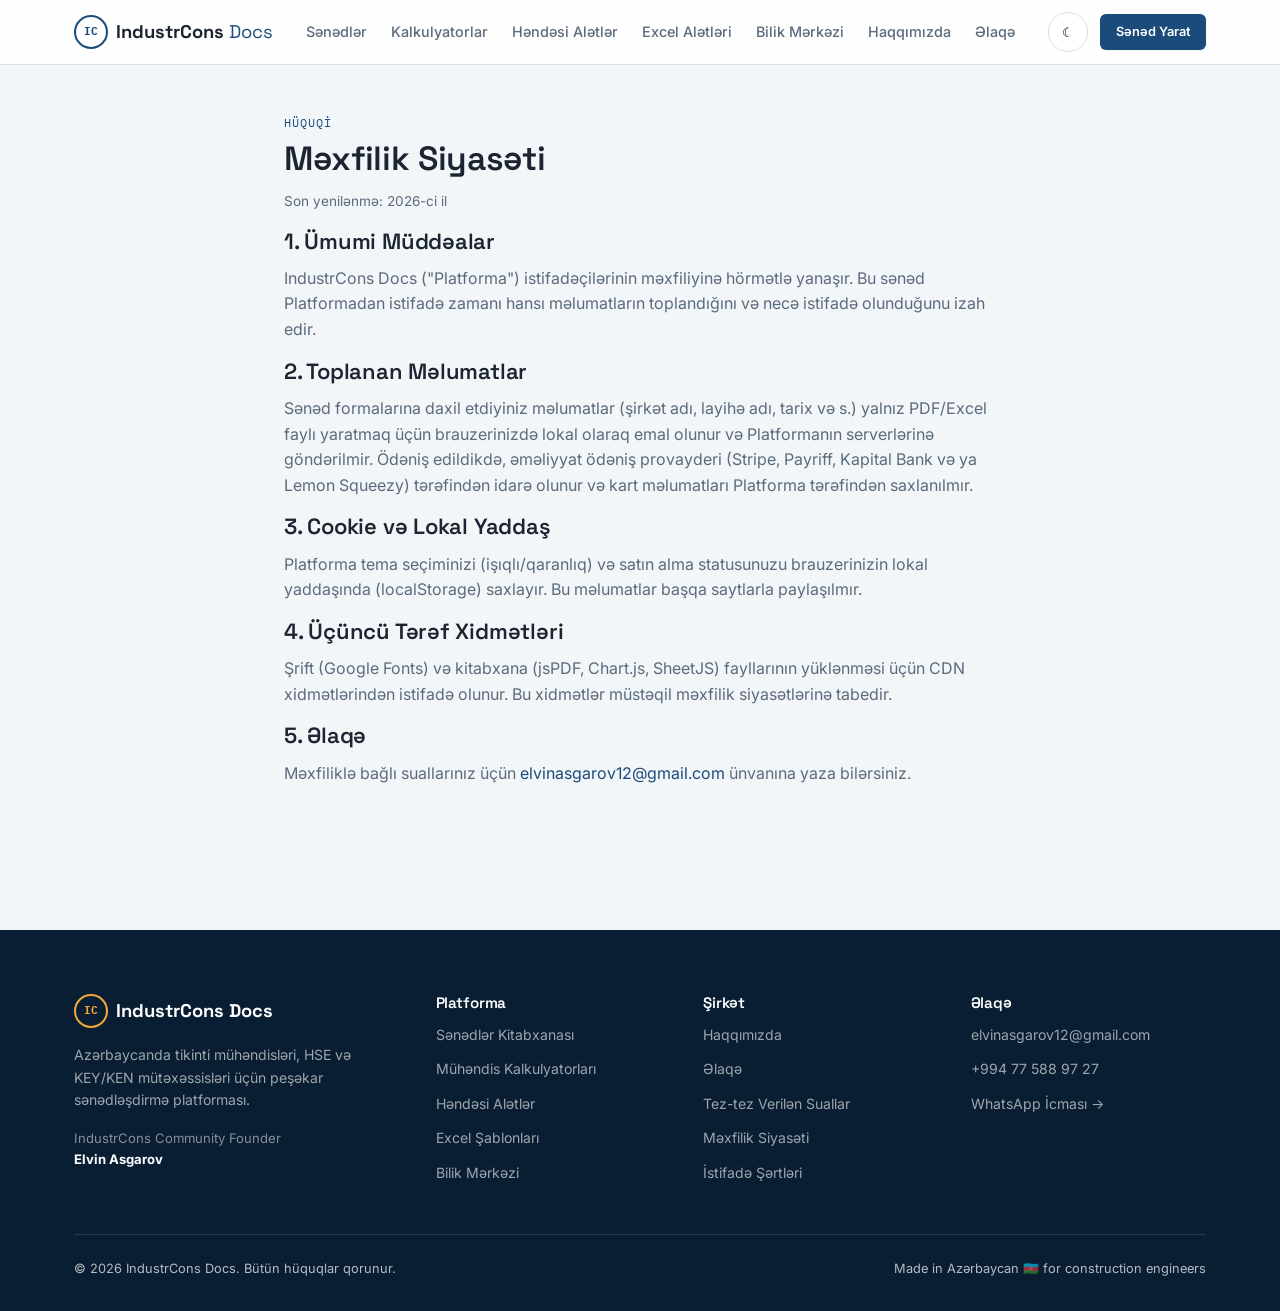
<file: privacy.html>
<!DOCTYPE html>
<html lang="az">
<head>
<meta charset="UTF-8" />
<meta name="viewport" content="width=device-width, initial-scale=1.0" />
<title>Məxfilik Siyasəti — IndustrCons Docs</title>
<link rel="preconnect" href="https://fonts.googleapis.com" />
<link href="https://fonts.googleapis.com/css2?family=Space+Grotesk:wght@500;600;700&family=Inter:wght@400;500;600;700&family=IBM+Plex+Mono:wght@500;700&display=swap" rel="stylesheet" />
<link rel="stylesheet" href="style.css" />
</head>
<body>
<div data-include="header.html"></div>
<section style="padding-top:var(--sp-8);">
  <div class="container" style="max-width:760px;">
    <span class="section-eyebrow">Hüquqi</span>
    <h1 style="font-size:2.1rem;">Məxfilik Siyasəti</h1>
    <p style="color:var(--text-secondary);font-size:0.85rem;">Son yenilənmə: <span data-year></span>-ci il</p>

    <h3>1. Ümumi Müddəalar</h3>
    <p>IndustrCons Docs ("Platforma") istifadəçilərinin məxfiliyinə hörmətlə yanaşır. Bu sənəd Platformadan istifadə zamanı hansı məlumatların toplandığını və necə istifadə olunduğunu izah edir.</p>

    <h3>2. Toplanan Məlumatlar</h3>
    <p>Sənəd formalarına daxil etdiyiniz məlumatlar (şirkət adı, layihə adı, tarix və s.) yalnız PDF/Excel faylı yaratmaq üçün brauzerinizdə lokal olaraq emal olunur və Platformanın serverlərinə göndərilmir. Ödəniş edildikdə, əməliyyat ödəniş provayderi (Stripe, Payriff, Kapital Bank və ya Lemon Squeezy) tərəfindən idarə olunur və kart məlumatları Platforma tərəfindən saxlanılmır.</p>

    <h3>3. Cookie və Lokal Yaddaş</h3>
    <p>Platforma tema seçiminizi (işıqlı/qaranlıq) və satın alma statusunuzu brauzerinizin lokal yaddaşında (localStorage) saxlayır. Bu məlumatlar başqa saytlarla paylaşılmır.</p>

    <h3>4. Üçüncü Tərəf Xidmətləri</h3>
    <p>Şrift (Google Fonts) və kitabxana (jsPDF, Chart.js, SheetJS) fayllarının yüklənməsi üçün CDN xidmətlərindən istifadə olunur. Bu xidmətlər müstəqil məxfilik siyasətlərinə tabedir.</p>

    <h3>5. Əlaqə</h3>
    <p>Məxfiliklə bağlı suallarınız üçün <a href="mailto:elvinasgarov12@gmail.com" style="color:var(--brand);">elvinasgarov12@gmail.com</a> ünvanına yaza bilərsiniz.</p>
  </div>
</section>
<div data-include="footer.html"></div>
<script type="module" src="./include.js"></script>
<script type="module" src="./app.js"></script>
</body>
</html>
</file>
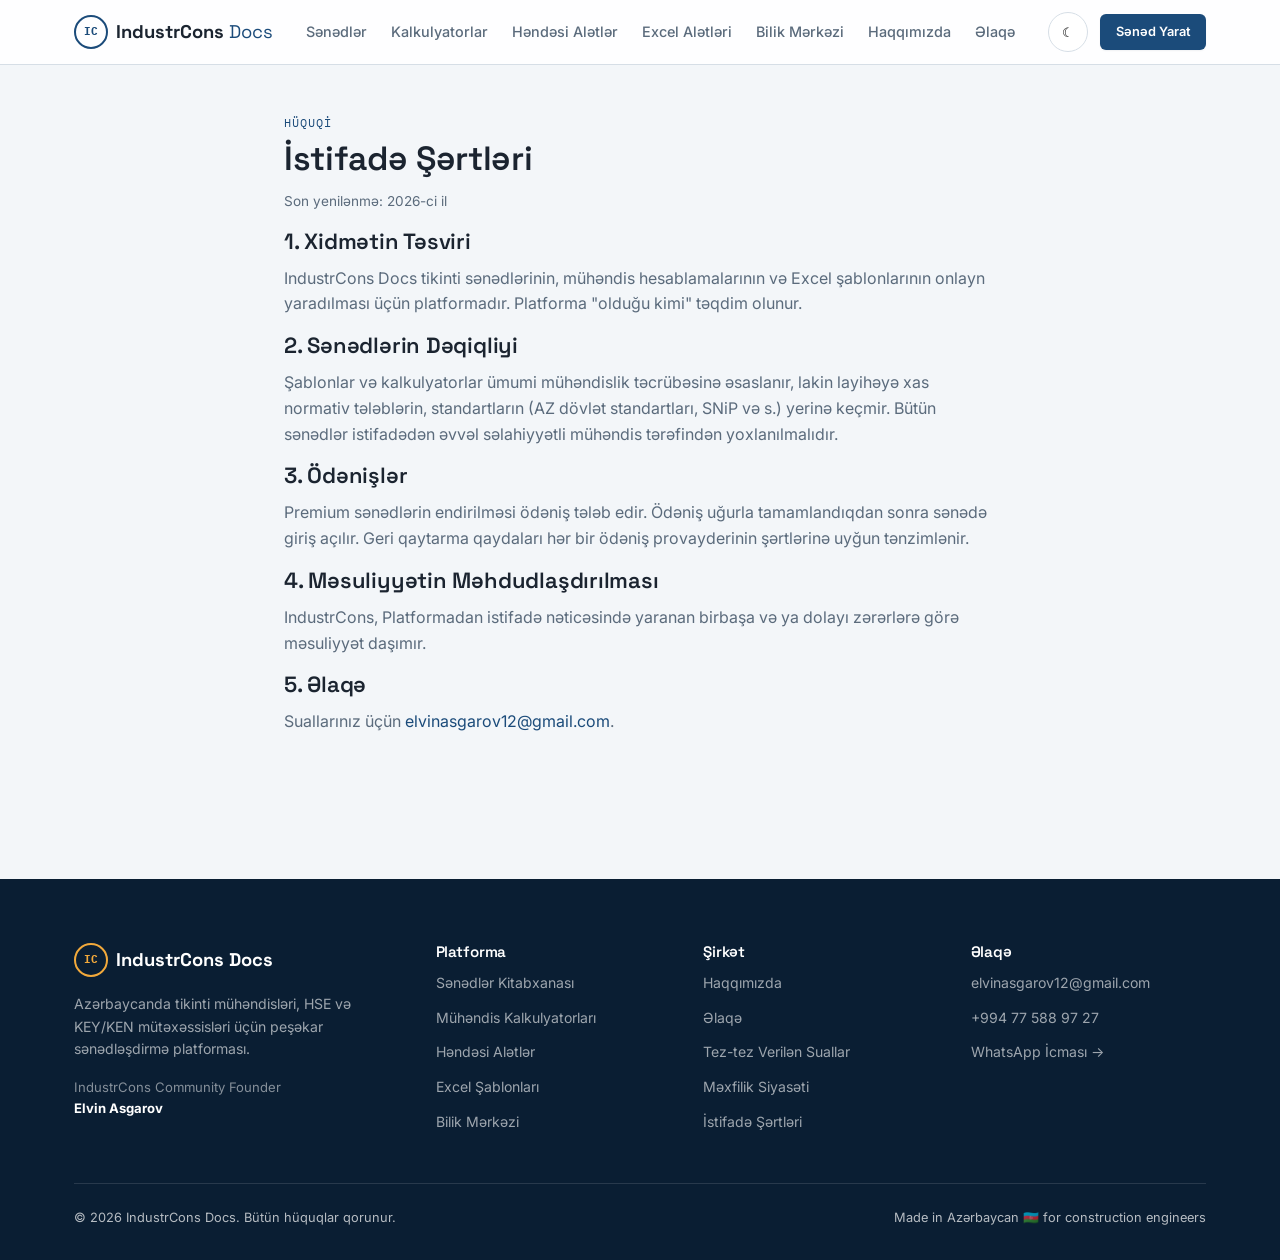
<file: terms.html>
<!DOCTYPE html>
<html lang="az">
<head>
<meta charset="UTF-8" />
<meta name="viewport" content="width=device-width, initial-scale=1.0" />
<title>İstifadə Şərtləri — IndustrCons Docs</title>
<link rel="preconnect" href="https://fonts.googleapis.com" />
<link href="https://fonts.googleapis.com/css2?family=Space+Grotesk:wght@500;600;700&family=Inter:wght@400;500;600;700&family=IBM+Plex+Mono:wght@500;700&display=swap" rel="stylesheet" />
<link rel="stylesheet" href="style.css" />
</head>
<body>
<div data-include="header.html"></div>
<section style="padding-top:var(--sp-8);">
  <div class="container" style="max-width:760px;">
    <span class="section-eyebrow">Hüquqi</span>
    <h1 style="font-size:2.1rem;">İstifadə Şərtləri</h1>
    <p style="color:var(--text-secondary);font-size:0.85rem;">Son yenilənmə: <span data-year></span>-ci il</p>

    <h3>1. Xidmətin Təsviri</h3>
    <p>IndustrCons Docs tikinti sənədlərinin, mühəndis hesablamalarının və Excel şablonlarının onlayn yaradılması üçün platformadır. Platforma "olduğu kimi" təqdim olunur.</p>

    <h3>2. Sənədlərin Dəqiqliyi</h3>
    <p>Şablonlar və kalkulyatorlar ümumi mühəndislik təcrübəsinə əsaslanır, lakin layihəyə xas normativ tələblərin, standartların (AZ dövlət standartları, SNiP və s.) yerinə keçmir. Bütün sənədlər istifadədən əvvəl səlahiyyətli mühəndis tərəfindən yoxlanılmalıdır.</p>

    <h3>3. Ödənişlər</h3>
    <p>Premium sənədlərin endirilməsi ödəniş tələb edir. Ödəniş uğurla tamamlandıqdan sonra sənədə giriş açılır. Geri qaytarma qaydaları hər bir ödəniş provayderinin şərtlərinə uyğun tənzimlənir.</p>

    <h3>4. Məsuliyyətin Məhdudlaşdırılması</h3>
    <p>IndustrCons, Platformadan istifadə nəticəsində yaranan birbaşa və ya dolayı zərərlərə görə məsuliyyət daşımır.</p>

    <h3>5. Əlaqə</h3>
    <p>Suallarınız üçün <a href="mailto:elvinasgarov12@gmail.com" style="color:var(--brand);">elvinasgarov12@gmail.com</a>.</p>
  </div>
</section>
<div data-include="footer.html"></div>
<script type="module" src="./include.js"></script>
<script type="module" src="./app.js"></script>
</body>
</html>
</file>
<file: style.css>
@import url("tokens.css");

/* ---------- Reset & base ---------- */
*, *::before, *::after { box-sizing: border-box; }
html { scroll-behavior: smooth; }
body {
  margin: 0;
  font-family: var(--font-body);
  background: var(--bg-page);
  color: var(--text-primary);
  font-size: var(--fs-body);
  line-height: 1.6;
  -webkit-font-smoothing: antialiased;
  transition: background var(--transition), color var(--transition);
}
img { max-width: 100%; display: block; }
a { color: inherit; text-decoration: none; }
h1, h2, h3, h4 {
  font-family: var(--font-display);
  font-weight: 600;
  line-height: 1.15;
  margin: 0 0 var(--sp-3);
  letter-spacing: -0.01em;
}
h1 { font-size: var(--fs-h1); }
h2 { font-size: var(--fs-h2); }
h3 { font-size: var(--fs-h3); }
p { margin: 0 0 var(--sp-4); color: var(--text-secondary); }
.container { max-width: 1180px; margin: 0 auto; padding: 0 var(--sp-5); }
.mono { font-family: var(--font-mono); }
:focus-visible { outline: 2px solid var(--accent); outline-offset: 2px; }
button { font-family: inherit; cursor: pointer; }

/* ---------- Blueprint grid texture ---------- */
.blueprint-bg {
  background-image:
    linear-gradient(var(--grid-line) 1px, transparent 1px),
    linear-gradient(90deg, var(--grid-line) 1px, transparent 1px);
  background-size: 32px 32px;
}

/* ---------- Top navigation ---------- */
.site-header {
  position: sticky; top: 0; z-index: 100;
  background: color-mix(in srgb, var(--bg-surface) 88%, transparent);
  backdrop-filter: blur(14px);
  border-bottom: 1px solid var(--border-default);
}
.nav {
  display: flex; align-items: center; justify-content: space-between;
  padding: var(--sp-3) var(--sp-5); max-width: 1180px; margin: 0 auto;
  gap: var(--sp-4);
}
.brand { display: flex; align-items: center; gap: var(--sp-2); font-family: var(--font-display); font-weight: 700; font-size: 1.15rem; }
.brand-seal {
  width: 34px; height: 34px; border-radius: 50%;
  border: 2px solid var(--brand); display: grid; place-items: center;
  color: var(--brand); font-size: 0.7rem; font-family: var(--font-mono); font-weight: 700;
}
.nav-links { display: flex; align-items: center; gap: var(--sp-5); }
.nav-links a { font-size: 0.9rem; font-weight: 500; color: var(--text-secondary); transition: color var(--transition); white-space: nowrap; }
.nav-links a:hover, .nav-links a.active { color: var(--brand); }
.nav-actions { display: flex; align-items: center; gap: var(--sp-3); }
.nav-toggle { display: none; background: none; border: none; padding: var(--sp-2); }
.nav-toggle span { display: block; width: 22px; height: 2px; background: var(--text-primary); margin: 4px 0; border-radius: 2px; }

.theme-toggle {
  width: 40px; height: 40px; border-radius: 50%; border: 1px solid var(--border-default);
  background: var(--bg-surface); display: grid; place-items: center; transition: border-color var(--transition);
}
.theme-toggle:hover { border-color: var(--brand); }

/* ---------- Buttons ---------- */
.btn {
  display: inline-flex; align-items: center; justify-content: center; gap: var(--sp-2);
  padding: 0.7rem 1.4rem; border-radius: var(--radius-sm); font-weight: 600; font-size: 0.9rem;
  border: 1px solid transparent; transition: transform var(--transition), box-shadow var(--transition), background var(--transition), border-color var(--transition);
  white-space: nowrap;
}
.btn:active { transform: translateY(1px); }
.btn-primary { background: var(--brand); color: #fff; box-shadow: var(--shadow-sm); }
.btn-primary:hover { background: var(--brand-strong); box-shadow: var(--shadow-md); }
.btn-stamp { background: var(--stamp); color: #24160A; }
.btn-stamp:hover { background: var(--ic-amber-600); }
.btn-outline { background: transparent; border-color: var(--border-default); color: var(--text-primary); }
.btn-outline:hover { border-color: var(--brand); color: var(--brand); }
.btn-ghost { background: transparent; color: var(--text-secondary); }
.btn-ghost:hover { color: var(--brand); }
.btn-sm { padding: 0.45rem 0.9rem; font-size: 0.8rem; }
.btn-block { width: 100%; }

/* ---------- Hero ---------- */
.hero {
  position: relative; overflow: hidden;
  padding: var(--sp-10) 0 var(--sp-8);
  background: linear-gradient(180deg, var(--ic-navy-950) 0%, var(--ic-navy-800) 100%);
  color: #fff;
}
.hero .container { position: relative; z-index: 2; }
.hero-eyebrow {
  display: inline-flex; align-items: center; gap: var(--sp-2);
  font-family: var(--font-mono); font-size: 0.75rem; letter-spacing: 0.08em; text-transform: uppercase;
  color: var(--stamp); border: 1px solid rgba(242,169,59,0.4); padding: 0.3rem 0.75rem; border-radius: 999px;
  margin-bottom: var(--sp-5);
}
.hero h1 { color: #fff; max-width: 820px; }
.hero .lead { color: rgba(255,255,255,0.72); font-size: 1.15rem; max-width: 620px; }
.hero-search {
  display: flex; gap: var(--sp-2); background: rgba(255,255,255,0.06);
  border: 1px solid rgba(255,255,255,0.16); border-radius: var(--radius-md);
  padding: var(--sp-2); margin-top: var(--sp-6); max-width: 640px; backdrop-filter: blur(8px);
}
.hero-search input {
  flex: 1; background: transparent; border: none; color: #fff; font-size: 1rem; padding: var(--sp-3);
}
.hero-search input::placeholder { color: rgba(255,255,255,0.45); }
.hero-search input:focus { outline: none; }
.hero-stats { display: flex; gap: var(--sp-8); margin-top: var(--sp-8); flex-wrap: wrap; }
.hero-stat .num { font-family: var(--font-mono); font-size: 1.75rem; font-weight: 700; color: var(--stamp); }
.hero-stat .label { font-size: 0.8rem; color: rgba(255,255,255,0.6); }
.hero-blueprint-overlay {
  position: absolute; inset: 0; z-index: 1; opacity: 0.5;
  background-image: linear-gradient(rgba(255,255,255,0.05) 1px, transparent 1px), linear-gradient(90deg, rgba(255,255,255,0.05) 1px, transparent 1px);
  background-size: 40px 40px;
  mask-image: radial-gradient(ellipse 70% 60% at 70% 30%, black, transparent);
}
.hero-seal {
  position: absolute; right: -40px; top: 30px; width: 260px; height: 260px; z-index: 1;
  border: 2px dashed rgba(242,169,59,0.35); border-radius: 50%; display: grid; place-items: center;
  animation: spin-slow 40s linear infinite;
}
.hero-seal::before {
  content: "IC"; font-family: var(--font-mono); font-size: 2.5rem; font-weight: 700; color: rgba(242,169,59,0.25);
}
@keyframes spin-slow { to { transform: rotate(360deg); } }

/* ---------- Sections ---------- */
section { padding: var(--sp-10) 0; }
.section-head { display: flex; align-items: flex-end; justify-content: space-between; margin-bottom: var(--sp-6); gap: var(--sp-4); flex-wrap: wrap; }
.section-eyebrow { font-family: var(--font-mono); font-size: 0.75rem; text-transform: uppercase; letter-spacing: 0.08em; color: var(--brand); margin-bottom: var(--sp-2); display: block; }

/* ---------- Cards ---------- */
.card {
  background: var(--bg-surface); border: 1px solid var(--border-default); border-radius: var(--radius-md);
  padding: var(--sp-5); transition: transform var(--transition), box-shadow var(--transition), border-color var(--transition);
}
.card-hover:hover { transform: translateY(-3px); box-shadow: var(--shadow-md); border-color: var(--accent); }

.glass {
  background: color-mix(in srgb, var(--bg-surface) 65%, transparent);
  backdrop-filter: blur(16px);
  border: 1px solid color-mix(in srgb, var(--border-default) 70%, transparent);
}

.grid { display: grid; gap: var(--sp-5); }
.grid-2 { grid-template-columns: repeat(2, 1fr); }
.grid-3 { grid-template-columns: repeat(3, 1fr); }
.grid-4 { grid-template-columns: repeat(4, 1fr); }
.grid-auto { grid-template-columns: repeat(auto-fill, minmax(260px, 1fr)); }

/* ---------- Document card ---------- */
.doc-card { display: flex; flex-direction: column; gap: var(--sp-3); position: relative; }
.doc-card .doc-code { font-family: var(--font-mono); font-size: 0.7rem; color: var(--text-secondary); letter-spacing: 0.04em; }
.doc-card h4 { font-size: 1.02rem; margin: 0; }
.doc-card .doc-desc { font-size: 0.85rem; margin: 0; flex: 1; }
.doc-card-foot { display: flex; align-items: center; justify-content: space-between; margin-top: var(--sp-2); }
.badge { font-size: 0.7rem; font-weight: 700; padding: 0.25rem 0.6rem; border-radius: 999px; font-family: var(--font-mono); letter-spacing: 0.03em; }
.badge-premium { background: color-mix(in srgb, var(--stamp) 18%, transparent); color: var(--ic-amber-600); }
.badge-category { background: var(--bg-surface-2); color: var(--brand); }

/* ---------- Category chip ---------- */
.chip-row { display: flex; gap: var(--sp-2); flex-wrap: wrap; }
.chip {
  padding: 0.45rem 1rem; border-radius: 999px; border: 1px solid var(--border-default);
  font-size: 0.83rem; font-weight: 500; background: var(--bg-surface); transition: all var(--transition);
}
.chip:hover, .chip.active { border-color: var(--brand); background: var(--bg-surface-2); color: var(--brand); }

/* ---------- Search / filters bar ---------- */
.filter-bar {
  display: flex; gap: var(--sp-3); flex-wrap: wrap; align-items: center;
  background: var(--bg-surface); border: 1px solid var(--border-default); padding: var(--sp-4);
  border-radius: var(--radius-md); margin-bottom: var(--sp-6);
}
.filter-bar input[type="text"], .filter-bar select {
  padding: 0.6rem 0.9rem; border-radius: var(--radius-sm); border: 1px solid var(--border-default);
  background: var(--bg-page); color: var(--text-primary); font-size: 0.9rem;
}
.filter-bar input[type="text"] { flex: 1; min-width: 200px; }

/* ---------- Approval stamp signature element (signature motif) ---------- */
.stamp-seal {
  width: 92px; height: 92px; border-radius: 50%; border: 2.5px solid var(--stamp);
  display: grid; place-items: center; position: relative; flex-shrink: 0;
  transform: rotate(-8deg);
}
.stamp-seal::before {
  content: ""; position: absolute; inset: 6px; border: 1px dashed var(--stamp); border-radius: 50%;
}
.stamp-seal .stamp-text { font-family: var(--font-mono); font-size: 0.55rem; font-weight: 700; color: var(--stamp); text-align: center; line-height: 1.2; text-transform: uppercase; }

/* ---------- Footer ---------- */
.site-footer { background: var(--ic-navy-950); color: rgba(255,255,255,0.7); padding: var(--sp-10) 0 var(--sp-6); margin-top: var(--sp-10); }
.site-footer h4 { color: #fff; font-size: 0.95rem; }
.site-footer a { color: rgba(255,255,255,0.6); font-size: 0.88rem; }
.site-footer a:hover { color: var(--stamp); }
.footer-grid { display: grid; grid-template-columns: 1.4fr 1fr 1fr 1fr; gap: var(--sp-6); }
.footer-links { display: flex; flex-direction: column; gap: var(--sp-3); margin-top: var(--sp-3); }
.footer-bottom { border-top: 1px solid rgba(255,255,255,0.12); margin-top: var(--sp-8); padding-top: var(--sp-5); display: flex; justify-content: space-between; flex-wrap: wrap; gap: var(--sp-3); font-size: 0.8rem; }

/* ---------- Forms (document generator) ---------- */
.form-grid { display: grid; grid-template-columns: repeat(2, 1fr); gap: var(--sp-4); }
.field { display: flex; flex-direction: column; gap: var(--sp-2); }
.field label { font-size: 0.82rem; font-weight: 600; color: var(--text-secondary); }
.field input, .field select, .field textarea {
  padding: 0.7rem 0.9rem; border-radius: var(--radius-sm); border: 1px solid var(--border-default);
  background: var(--bg-surface); color: var(--text-primary); font-size: 0.92rem; font-family: inherit;
}
.field textarea { resize: vertical; min-height: 90px; }
.field-full { grid-column: 1 / -1; }
.table-editor { width: 100%; border-collapse: collapse; margin-top: var(--sp-2); }
.table-editor th, .table-editor td { border: 1px solid var(--border-default); padding: var(--sp-2); font-size: 0.85rem; }
.table-editor th { background: var(--bg-surface-2); text-align: left; }
.table-editor input { border: none; width: 100%; background: transparent; font-size: 0.85rem; padding: 0.2rem; }

/* ---------- Loading ---------- */
.spinner { width: 18px; height: 18px; border: 2px solid rgba(255,255,255,0.35); border-top-color: #fff; border-radius: 50%; animation: spin 0.7s linear infinite; }
@keyframes spin { to { transform: rotate(360deg); } }
.skeleton { background: linear-gradient(90deg, var(--bg-surface-2) 25%, var(--border-default) 50%, var(--bg-surface-2) 75%); background-size: 200% 100%; animation: shimmer 1.4s infinite; border-radius: var(--radius-sm); }
@keyframes shimmer { to { background-position: -200% 0; } }

/* ---------- Reveal-on-scroll ---------- */
.reveal { opacity: 0; transform: translateY(16px); transition: opacity 0.6s ease, transform 0.6s ease; }
.reveal.in { opacity: 1; transform: translateY(0); }

/* ---------- Modal / paywall ---------- */
.modal-backdrop { position: fixed; inset: 0; background: rgba(10,20,32,0.6); backdrop-filter: blur(4px); z-index: 200; display: none; align-items: center; justify-content: center; padding: var(--sp-4); }
.modal-backdrop.open { display: flex; }
.modal { background: var(--bg-surface); border-radius: var(--radius-lg); padding: var(--sp-6); max-width: 440px; width: 100%; box-shadow: var(--shadow-lg); }

/* ---------- Responsive ---------- */
@media (max-width: 900px) {
  .grid-4 { grid-template-columns: repeat(2, 1fr); }
  .grid-3 { grid-template-columns: repeat(2, 1fr); }
  .footer-grid { grid-template-columns: 1fr 1fr; }
  .hero-seal { display: none; }
}
@media (max-width: 720px) {
  .nav-links { position: fixed; top: 64px; left: 0; right: 0; background: var(--bg-surface); flex-direction: column; align-items: flex-start; padding: var(--sp-5); border-bottom: 1px solid var(--border-default); transform: translateY(-150%); transition: transform var(--transition); }
  .nav-links.open { transform: translateY(0); }
  .nav-toggle { display: block; }
  .grid-2, .grid-3, .grid-4 { grid-template-columns: 1fr; }
  .form-grid { grid-template-columns: 1fr; }
  .footer-grid { grid-template-columns: 1fr; }
  .hero-stats { gap: var(--sp-5); }
}
</file>
